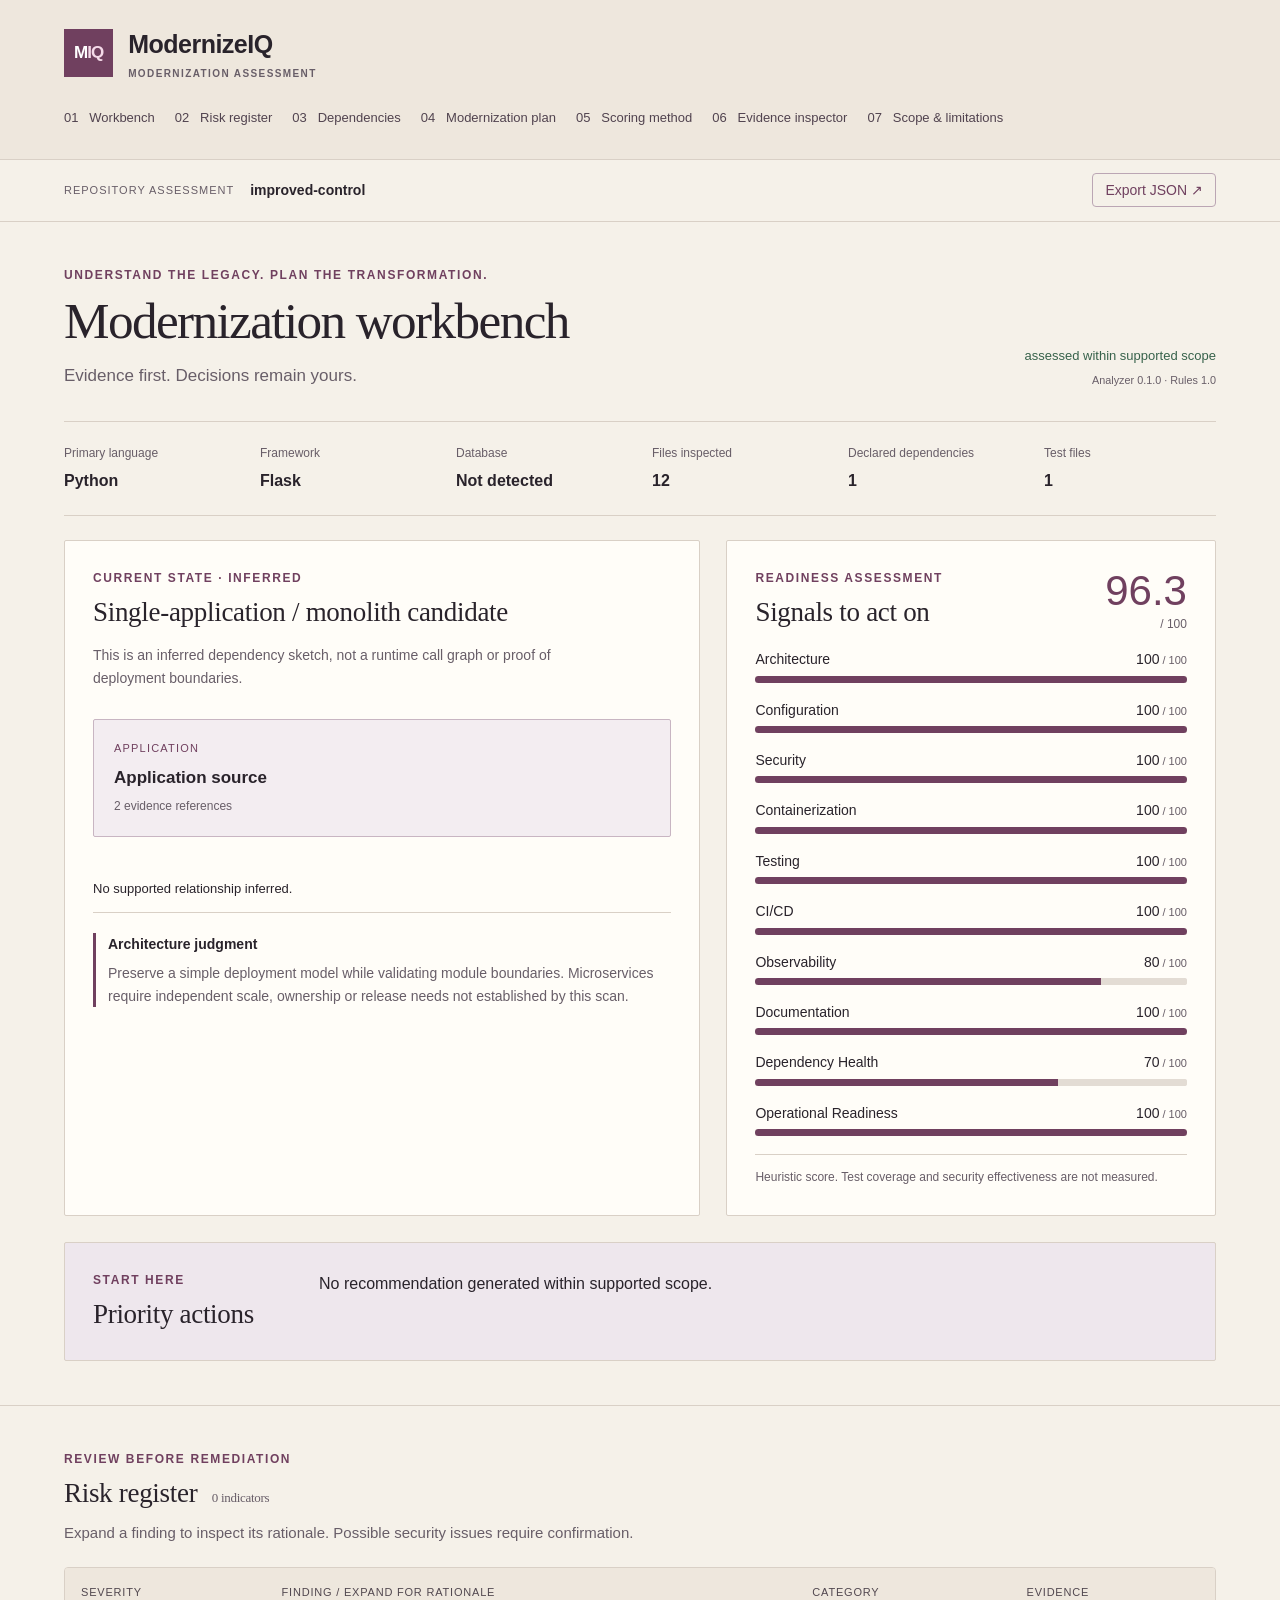
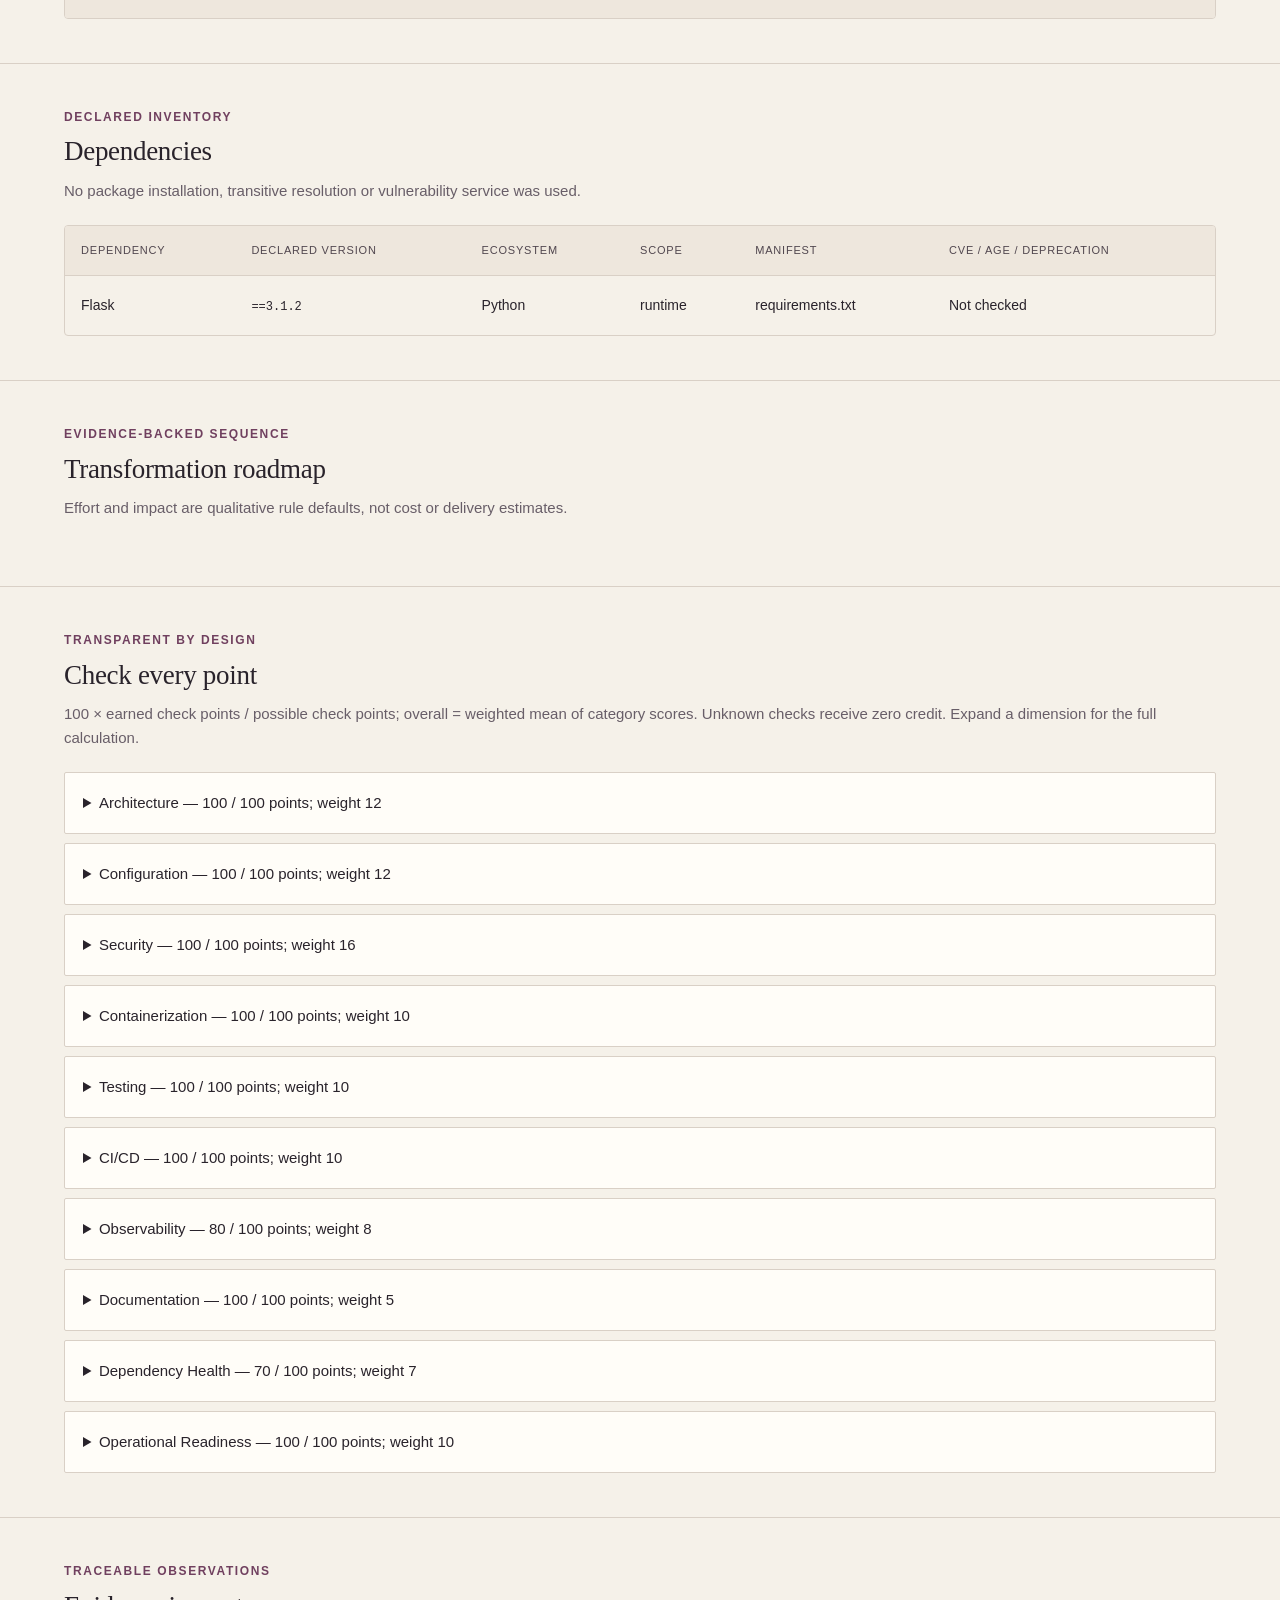
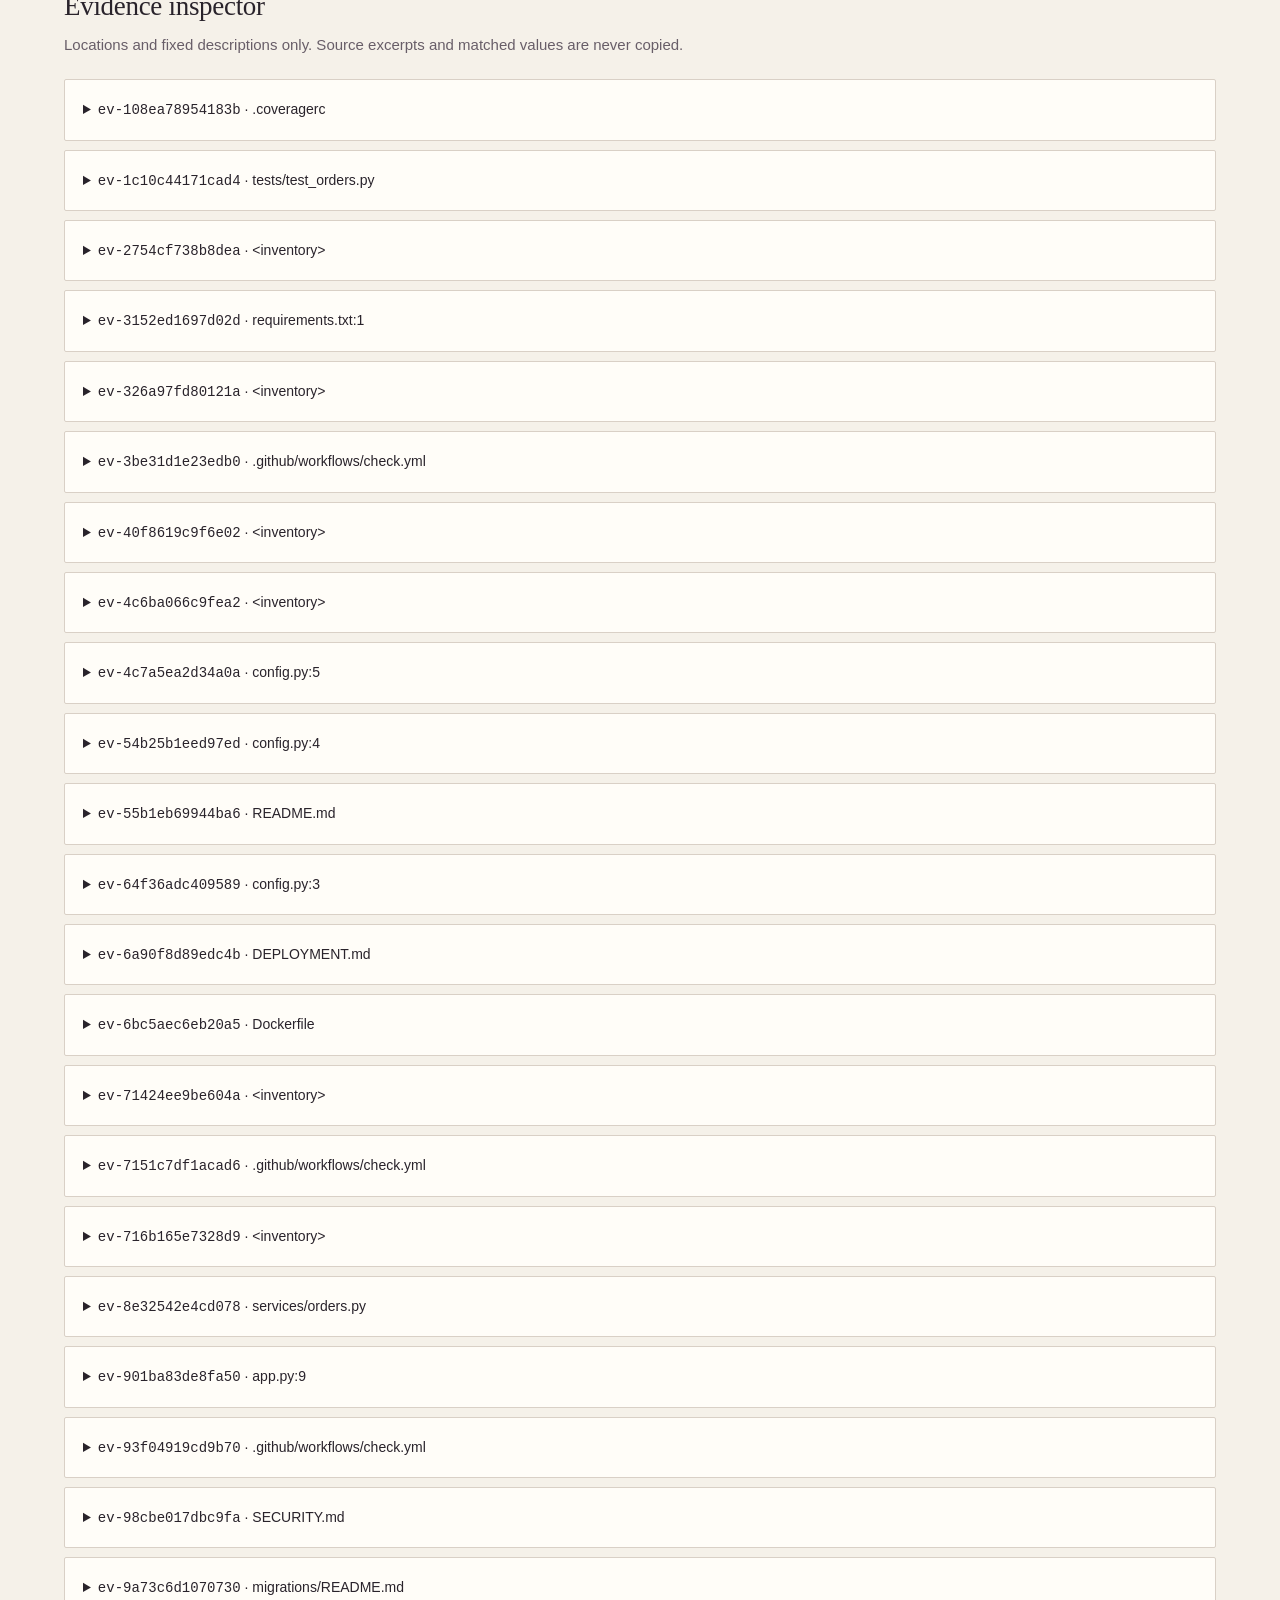
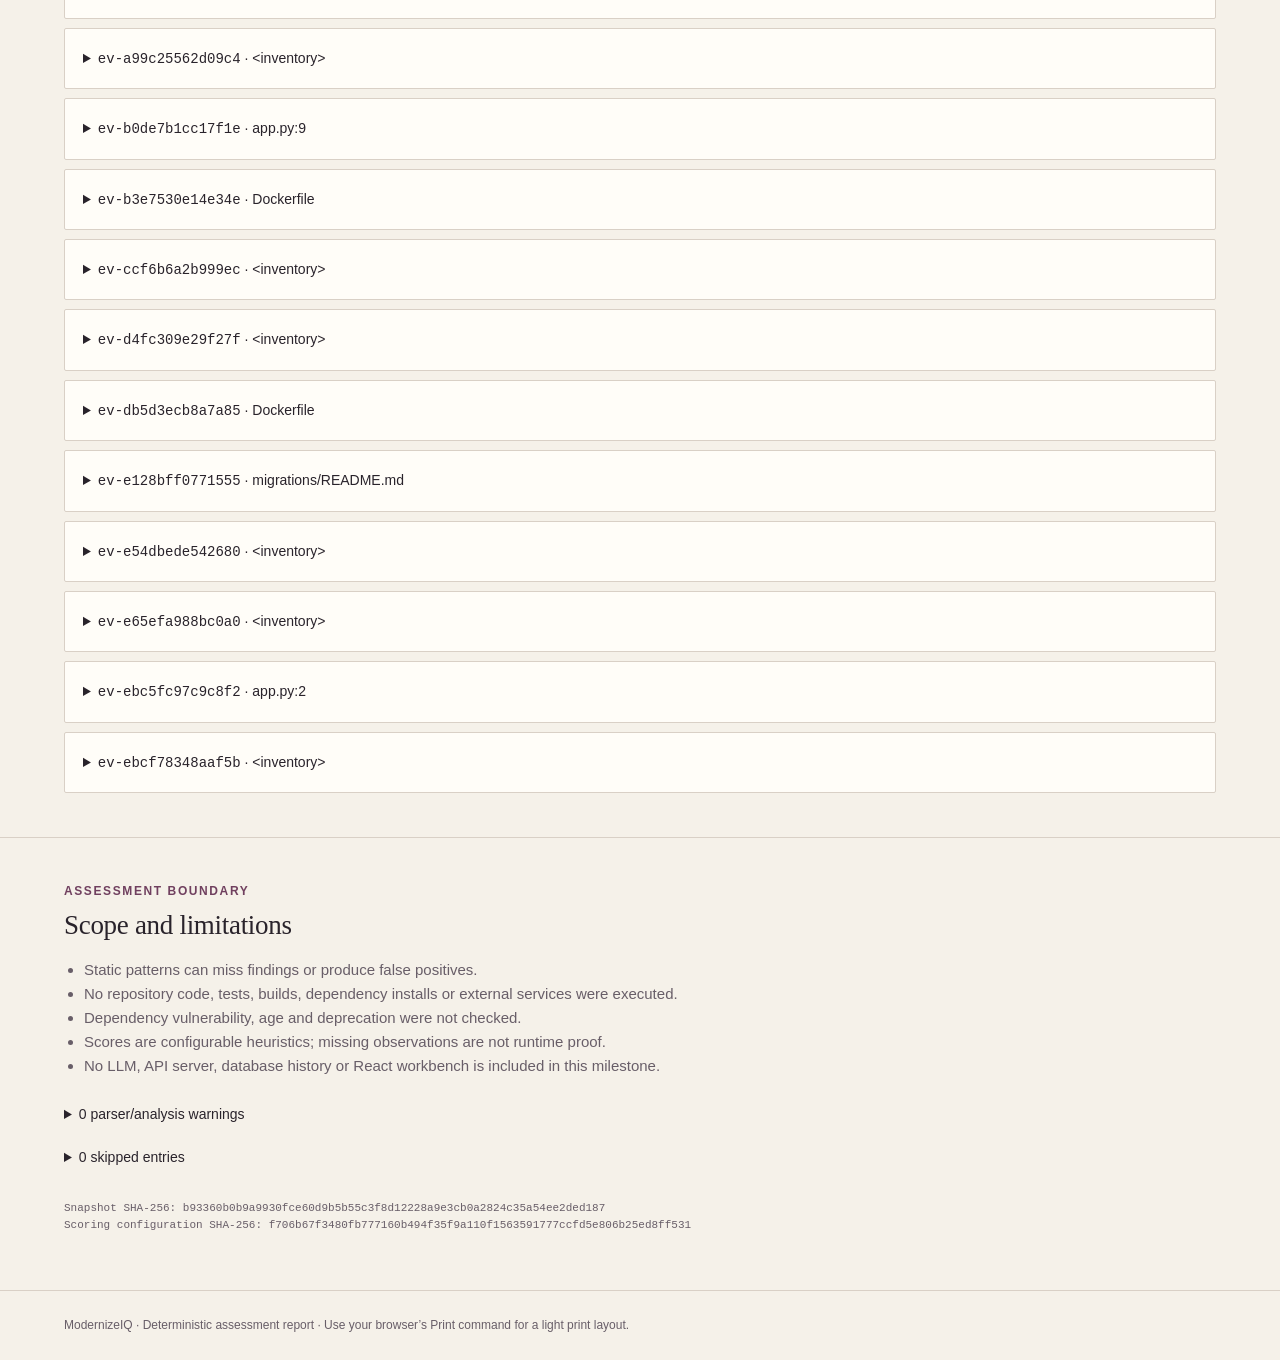
<file: samples/improved-assessment/assessment.html>
<!doctype html><html lang="en"><head><meta charset="utf-8"><meta name="viewport" content="width=device-width,initial-scale=1"><meta http-equiv="Content-Security-Policy" content="default-src 'none'; style-src 'unsafe-inline'; base-uri 'none'; form-action 'none'"><title>ModernizeIQ — improved-control</title><style>:root{color-scheme:dark;--bg:#12110f;--panel:#211f1b;--line:#3d3932;--text:#f3efe7;--muted:#b7b0a5;--accent:#d39a45;--sage:#a1b497;--red:#e1a194;font:14px/1.6 Inter,"Segoe UI",Arial,sans-serif;color:var(--text);background:var(--bg)}
*{box-sizing:border-box}html{scroll-behavior:smooth;scroll-padding-top:90px}body{margin:0}a{color:var(--accent);text-decoration:none}a:hover{text-decoration:underline}a:focus-visible,summary:focus-visible{outline:2px solid var(--accent);outline-offset:5px}aside{position:fixed;inset:0 auto 0 0;width:228px;border-right:1px solid var(--line);padding:32px 20px;background:#171613;display:flex;flex-direction:column}.brand{display:flex;gap:12px;align-items:center;color:var(--text);margin-bottom:48px}.brand>b{border:1px solid #80623b;padding:6px;font-size:17px;letter-spacing:-1px}.brand>b span{color:var(--accent)}.brand strong{font-size:19px;letter-spacing:-.5px}.brand small{display:block;font-size:7px;letter-spacing:1.1px;color:var(--muted);margin-top:2px}nav{display:grid;gap:8px}nav a{padding:10px 8px;color:#c5beb3;font-size:12px;border-radius:4px}nav a:hover{background:#2b2720;color:var(--accent);text-decoration:none}.aside-foot{margin-top:auto;font-size:10px;letter-spacing:.7px;color:var(--accent)}.aside-foot span{display:block;color:var(--muted);font-size:10px;letter-spacing:0;margin-top:6px}main{margin-left:228px;min-width:0}header{height:66px;display:flex;align-items:center;gap:16px;padding:0 34px;border-bottom:1px solid var(--line);background:#171613}header>span{font-size:9px;letter-spacing:1px;color:var(--muted)}header>strong{font-size:12px}header>a{margin-left:auto;font-size:12px;border:1px solid #675137;padding:5px 12px;border-radius:4px}section{padding:30px 34px;border-bottom:1px solid var(--line);max-width:1580px;margin:auto}.intro{display:flex;align-items:center;justify-content:space-between;gap:24px;margin-bottom:24px}.eyebrow{text-transform:uppercase;letter-spacing:1.4px;font-size:10px;font-weight:600;color:var(--accent);margin:0 0 8px}h1{font-size:30px;line-height:1.2;letter-spacing:-1px;margin:0;font-weight:600}h2{font-size:18px;line-height:1.4;letter-spacing:-.3px;margin:0;font-weight:600}h3{font-size:14px;font-weight:600;margin:0 0 14px}.subtitle{color:var(--muted);font-size:12px;margin:8px 0 0}.run-state{font-size:11px;text-align:right;color:var(--sage);max-width:240px}.run-state small{display:block;color:var(--muted);margin-top:5px}.identity{display:grid;grid-template-columns:repeat(6,minmax(0,1fr));border-top:1px solid var(--line);border-bottom:1px solid var(--line);margin:0 0 24px;padding:15px 0;gap:18px}.identity dt{font-size:10px;color:var(--muted)}.identity dd{font-size:13px;margin:4px 0 0;font-weight:600;overflow-wrap:anywhere}.workbench{display:grid;grid-template-columns:minmax(0,1.4fr) minmax(300px,1fr);gap:18px}.panel{background:var(--panel);border:1px solid var(--line);border-radius:5px;padding:23px}.architecture>p:not(.eyebrow){font-size:11px;max-width:520px;color:var(--muted)}.node-map{display:grid;grid-template-columns:repeat(2,minmax(0,1fr));gap:14px;margin:28px 0 20px}.node{border:1px solid #565044;background:#28251f;padding:16px;border-radius:4px}.node:first-child{grid-column:1/-1;border-color:#8b6b3e;background:#30281e}.node>span{display:block;color:var(--accent);font-size:9px;letter-spacing:1.2px;text-transform:uppercase}.node strong{display:block;margin-top:6px;font-size:13px}.node small{display:block;color:var(--muted);font-size:10px;margin-top:6px}.edges{list-style:none;padding:0;margin:0 0 20px}.edges li{display:flex;flex-wrap:wrap;gap:8px;justify-content:space-between;border-bottom:1px solid #37332c;padding:9px 0;font-size:10px}.edges strong{font-weight:500}.edges span{color:var(--muted)}.architect-note{border-left:2px solid var(--accent);padding-left:12px;font-size:11px}.architect-note>b{font-weight:600}.architect-note p{color:var(--muted);margin:7px 0 0}.score-heading{display:flex;justify-content:space-between;gap:10px;align-items:center;margin-bottom:18px}.score-heading>strong{font-size:32px;line-height:1;font-weight:500;color:var(--accent)}.score-heading>strong small{display:block;font-size:10px;color:var(--muted);margin-top:6px;text-align:right}.dimension{margin-bottom:11px}.dimension label{display:flex;justify-content:space-between;align-items:center;font-size:11px}.dimension strong{font-weight:500;font-variant-numeric:tabular-nums}.dimension small{color:var(--muted);font-size:9px}meter{display:block;width:100%;height:6px;border:0;margin-top:5px;background:#3d3932;border-radius:2px}meter::-webkit-meter-bar{background:#3d3932;border:0}meter::-webkit-meter-optimum-value{background:var(--accent)}meter::-moz-meter-bar{background:var(--accent)}.disclaimer{border-top:1px solid var(--line);padding-top:13px;font-size:10px;color:var(--muted);margin:18px 0 0}.priorities{display:grid;grid-template-columns:160px minmax(0,1fr);gap:26px;margin-top:18px}.priorities ol{padding:0;margin:0;list-style:none;display:grid;grid-template-columns:repeat(2,minmax(0,1fr));gap:18px 22px}.priorities li{display:flex;align-items:start;gap:10px}.pill{color:var(--accent);font-size:9px;border:1px solid #705531;padding:2px 5px;border-radius:3px}.priorities li strong{display:block;font-size:11px;font-weight:500}.priorities small{display:block;color:var(--muted);font-size:10px;margin-top:6px}.section-note{color:var(--muted);font-size:12px;margin:10px 0 22px}.count{color:var(--muted);font-size:11px;font-weight:400;margin-left:8px}.table-scroll{overflow-x:auto;border:1px solid var(--line);border-radius:4px}table{width:100%;border-collapse:collapse;font-size:11px}th{text-align:left;background:#28251f;color:var(--muted);font-size:9px;text-transform:uppercase;letter-spacing:.8px;padding:13px 15px;font-weight:500}td{padding:14px 15px;border-top:1px solid var(--line);vertical-align:top;max-width:470px;overflow-wrap:anywhere}td p{font-size:11px;color:var(--muted);margin:10px 0}td code{font-size:10px}td a{font-size:9px}td small{font-size:9px;color:var(--muted)}summary{cursor:pointer}td summary{min-width:210px;font-weight:500}.severity{text-transform:uppercase;letter-spacing:.7px;font-size:9px;display:inline-block;padding:2px 6px;border-radius:3px;border:1px solid #6a6253;color:#ccc1ae}.severity.high{color:var(--red);border-color:#794c42;background:#35231f}.severity.medium{color:#e3b56f;border-color:#6b5637;background:#30281d}.roadmap{display:grid;grid-template-columns:repeat(4,minmax(0,1fr));gap:16px}.phase{border-top:2px solid #71572f;padding-top:14px}.action{background:var(--panel);border:1px solid var(--line);border-radius:4px;padding:14px;margin-bottom:12px}.action>span{font-size:9px;color:var(--accent)}.action p{font-size:11px;margin:9px 0}.action small{display:block;color:var(--muted);font-size:9px;overflow-wrap:anywhere;margin-top:7px}.calculation,.evidence{border:1px solid var(--line);border-radius:4px;margin-top:9px;background:var(--panel);padding:13px 15px}.calculation>summary{font-size:12px}.calculation table{margin-top:12px}.evidence{font-size:11px}.evidence p{color:var(--text);margin:12px 0}.evidence small{display:block;color:var(--muted);overflow-wrap:anywhere}.evidence:target{border-color:var(--accent);background:#30281e}.limitations{font-size:12px;color:var(--muted);padding-left:20px}#scope>details{font-size:11px;padding:10px 0}#scope ul{overflow-wrap:anywhere}.hash{font-size:9px;color:var(--muted);overflow-wrap:anywhere;margin-top:22px}code,.hash{font-family:Consolas,"Liberation Mono",monospace}footer{font-size:10px;color:var(--muted);padding:20px 34px}.skip{position:fixed;left:10px;top:-80px;background:var(--accent);color:#12110f;padding:10px;z-index:10}.skip:focus{top:10px}
@media(max-width:1200px){aside{width:195px;padding:28px 15px}main{margin-left:195px}section{padding:26px 24px}.identity{grid-template-columns:repeat(3,minmax(0,1fr))}.workbench{grid-template-columns:minmax(0,1fr)}.readiness{display:grid;grid-template-columns:repeat(2,minmax(0,1fr));gap:0 26px}.score-heading,.disclaimer{grid-column:1/-1}.roadmap{grid-template-columns:repeat(2,minmax(0,1fr))}.priorities{grid-template-columns:1fr}}
@media(max-width:700px){aside{position:static;width:auto;padding:18px}.brand{margin:0 0 15px}nav{display:flex;overflow:auto;gap:6px}nav a{white-space:nowrap;padding:6px;font-size:10px}.aside-foot{display:none}main{margin:0}header{padding:12px 18px;height:auto;flex-wrap:wrap}header>span{display:none}section{padding:24px 18px}.intro{align-items:start;flex-direction:column;gap:15px}.run-state{text-align:left}h1{font-size:26px}.identity{grid-template-columns:repeat(2,minmax(0,1fr))}.workbench,.roadmap,.priorities ol{grid-template-columns:1fr}.panel{padding:18px}.readiness{display:block}.node-map{gap:8px}.node{padding:12px}.node strong{font-size:12px}th,td{padding:10px}footer{padding:20px 18px}}
@media(prefers-reduced-motion:reduce){html{scroll-behavior:auto}}
@media print{:root{color-scheme:light;--bg:#fff;--panel:#fffdf8;--line:#c7bfae;--text:#25221c;--muted:#5d564a;--accent:#895713;--red:#8b3024;color:#25221c;background:white;font-size:11px}aside,header,.skip{display:none}main{margin:0}section{padding:20px 0}.workbench{display:block}.panel{margin:12px 0;break-inside:avoid}.identity{grid-template-columns:repeat(3,1fr)}.node,.node:first-child,th,.action,.evidence:target{background:#faf6ed}.node-map,.priorities ol,.roadmap{grid-template-columns:repeat(2,1fr)}.run-state{color:#36582d}details{break-inside:avoid}a{color:#895713}.table-scroll{overflow:visible}td,th{padding:8px}.severity.high,.severity.medium{background:#fff;color:#8b3024}.edges li{border-color:#ddd}.hash{font-size:8px}footer{padding:12px 0}}

/* Editorial edition: ivory, plum and generous type hierarchy. */
@media screen {
:root{color-scheme:light;--bg:#f5f1e9;--panel:#fffdf8;--line:#d9d0c6;--text:#29232b;--muted:#685e68;--accent:#70405f;--sage:#37624b;--red:#993f3c;font-size:16px}
aside{position:static;width:auto;padding:24px 5%;background:#eee7dd;border:0;border-bottom:1px solid var(--line);display:block}.brand{margin:0 0 20px;gap:15px}.brand>b{background:#70405f;color:white;border:0;padding:10px}.brand>b span{color:#f4d9e8}.brand strong{font-size:25px}.brand small{font-size:10px;letter-spacing:1.4px}nav{display:flex;flex-wrap:wrap;gap:8px 20px}nav a{font-size:13px;padding:6px 0;color:#51434f}nav a:hover{background:transparent;color:var(--accent)}.aside-foot{display:none}main{margin:0}header{background:transparent;height:62px;padding:0 5%}header>span{font-size:11px}header>strong,header>a{font-size:14px}header>a{border-color:#bba6b4}section{padding:44px 5%;max-width:1600px}.intro{align-items:flex-end;margin-bottom:32px}h1{font:500 clamp(36px,4vw,56px)/1.08 Georgia,"Times New Roman",serif;letter-spacing:-1.6px;max-width:750px}h2{font:500 27px/1.25 Georgia,"Times New Roman",serif}h3{font-size:19px}.eyebrow{font-size:12px;letter-spacing:1.6px}.subtitle{font-size:17px;margin-top:14px}.run-state{font-size:13px}.identity{padding:22px 0;gap:24px}.identity dt{font-size:12px}.identity dd{font-size:16px}.panel{padding:28px;border-radius:2px;box-shadow:none}.workbench{grid-template-columns:minmax(0,1.3fr) minmax(340px,1fr);gap:26px}.architecture>p:not(.eyebrow){font-size:14px}.node-map{gap:18px;margin:30px 0}.node,.node:first-child{background:#f3edf1;border-color:#c8b5c2;border-radius:2px;padding:20px}.node>span{font-size:11px}.node strong{font-size:17px}.node small{font-size:12px}.edges li{font-size:13px;border-color:var(--line);padding:12px 0}.architect-note{font-size:14px;border-left-width:3px}.score-heading>strong{font-size:42px}.score-heading>strong small{font-size:12px}.dimension{margin-bottom:16px}.dimension label{font-size:14px}.dimension small{font-size:11px}meter,meter::-webkit-meter-bar{background:#e3dcd4;height:7px}.disclaimer{font-size:12px}.priorities{grid-template-columns:200px 1fr;margin-top:26px;background:#eee7ed}.priorities li strong{font-size:14px}.priorities small{font-size:12px}.pill{font-size:11px;border-color:#bba6b4}.section-note{font-size:15px}.count{font-size:13px}table{font-size:14px}th{font-size:11px;background:#eee7dd;color:#51474f;padding:16px}td{padding:18px 16px}td p{font-size:14px}td code,td small{font-size:12px}td a{font-size:11px}.severity{font-size:11px;background:#f2eee7;color:#5a5044}.severity.high{color:#993f3c;border-color:#cba5a0;background:#faece8}.severity.medium{color:#82591b;border-color:#cbb98e;background:#f8f0db}.roadmap{gap:22px}.phase{border-top-color:var(--accent)}.action{padding:19px;border-radius:2px}.action>span{font-size:11px}.action p{font-size:14px}.action small{font-size:12px}.calculation>summary{font-size:15px}.calculation,.evidence{padding:18px;border-radius:2px}.evidence{font-size:14px}.evidence:target{background:#eee3eb;border-color:var(--accent)}.limitations{font-size:15px}#scope>details{font-size:14px}.hash{font-size:11px}footer{font-size:12px;padding:25px 5%}
}
@media screen and (max-width:1000px){.workbench{grid-template-columns:1fr}.readiness{display:block}.identity{grid-template-columns:repeat(3,1fr)}.roadmap{grid-template-columns:repeat(2,1fr)}.priorities{grid-template-columns:1fr}}
@media screen and (max-width:650px){section{padding:30px 20px}.intro{align-items:start}.identity{grid-template-columns:repeat(2,1fr)}.roadmap,.priorities ol{grid-template-columns:1fr}.panel{padding:20px}nav{gap:8px 16px}h1{font-size:36px}h2{font-size:24px}.node-map{grid-template-columns:1fr}.node:first-child{grid-column:auto}}
</style></head>
<body><a class="skip" href="#workbench">Skip to assessment</a><aside><a class="brand" href="#workbench"><b>M<span>IQ</span></b><strong>ModernizeIQ<small>MODERNIZATION ASSESSMENT</small></strong></a><nav aria-label="Report sections"><a href="#workbench">01 &nbsp; Workbench</a><a href="#risks">02 &nbsp; Risk register</a><a href="#dependencies">03 &nbsp; Dependencies</a><a href="#roadmap">04 &nbsp; Modernization plan</a><a href="#scoring">05 &nbsp; Scoring method</a><a href="#evidence">06 &nbsp; Evidence inspector</a><a href="#scope">07 &nbsp; Scope & limitations</a></nav><div class="aside-foot">DETERMINISTIC BASELINE<br><span>No LLM · Local static analysis</span></div></aside>
<main><header><span>REPOSITORY ASSESSMENT</span><strong>improved-control</strong><a href="assessment.json" download>Export JSON ↗</a></header><section id="workbench"><div class="intro"><div><p class="eyebrow">Understand the legacy. Plan the transformation.</p><h1>Modernization workbench</h1><p class="subtitle">Evidence first. Decisions remain yours.</p></div><span class="run-state">assessed within supported scope<small>Analyzer 0.1.0 · Rules 1.0</small></span></div><dl class="identity"><div><dt>Primary language</dt><dd>Python</dd></div><div><dt>Framework</dt><dd>Flask</dd></div><div><dt>Database</dt><dd>Not detected</dd></div><div><dt>Files inspected</dt><dd>12</dd></div><div><dt>Declared dependencies</dt><dd>1</dd></div><div><dt>Test files</dt><dd>1</dd></div></dl>
<div class="workbench"><article class="panel architecture"><p class="eyebrow">Current state · inferred</p><h2>Single-application / monolith candidate</h2><p>This is an inferred dependency sketch, not a runtime call graph or proof of deployment boundaries.</p><div class="node-map"><div class="node"><span>application</span><strong>Application source</strong><small>2 evidence references</small></div></div><ul class="edges"><li>No supported relationship inferred.</li></ul><div class="architect-note"><b>Architecture judgment</b><p>Preserve a simple deployment model while validating module boundaries. Microservices require independent scale, ownership or release needs not established by this scan.</p></div></article><article class="panel readiness"><div class="score-heading"><div><p class="eyebrow">Readiness assessment</p><h2>Signals to act on</h2></div><strong>96.3<small>/ 100</small></strong></div><div class="dimension"><label>Architecture<strong>100<small> / 100</small></strong></label><meter min="0" max="100" value="100.0">100.0</meter></div><div class="dimension"><label>Configuration<strong>100<small> / 100</small></strong></label><meter min="0" max="100" value="100.0">100.0</meter></div><div class="dimension"><label>Security<strong>100<small> / 100</small></strong></label><meter min="0" max="100" value="100.0">100.0</meter></div><div class="dimension"><label>Containerization<strong>100<small> / 100</small></strong></label><meter min="0" max="100" value="100.0">100.0</meter></div><div class="dimension"><label>Testing<strong>100<small> / 100</small></strong></label><meter min="0" max="100" value="100.0">100.0</meter></div><div class="dimension"><label>CI/CD<strong>100<small> / 100</small></strong></label><meter min="0" max="100" value="100.0">100.0</meter></div><div class="dimension"><label>Observability<strong>80<small> / 100</small></strong></label><meter min="0" max="100" value="80.0">80.0</meter></div><div class="dimension"><label>Documentation<strong>100<small> / 100</small></strong></label><meter min="0" max="100" value="100.0">100.0</meter></div><div class="dimension"><label>Dependency Health<strong>70<small> / 100</small></strong></label><meter min="0" max="100" value="70.0">70.0</meter></div><div class="dimension"><label>Operational Readiness<strong>100<small> / 100</small></strong></label><meter min="0" max="100" value="100.0">100.0</meter></div><p class="disclaimer">Heuristic score. Test coverage and security effectiveness are not measured.</p></article></div><article class="panel priorities"><div><p class="eyebrow">Start here</p><h2>Priority actions</h2></div><ol><li>No recommendation generated within supported scope.</li></ol></article></section>
<section id="risks"><p class="eyebrow">Review before remediation</p><h2>Risk register <span class="count">0 indicators</span></h2><p class="section-note">Expand a finding to inspect its rationale. Possible security issues require confirmation.</p><div class="table-scroll"><table><thead><tr><th>Severity</th><th>Finding / expand for rationale</th><th>Category</th><th>Evidence</th></tr></thead><tbody></tbody></table></div></section>
<section id="dependencies"><p class="eyebrow">Declared inventory</p><h2>Dependencies</h2><p class="section-note">No package installation, transitive resolution or vulnerability service was used.</p><div class="table-scroll"><table><thead><tr><th>Dependency</th><th>Declared version</th><th>Ecosystem</th><th>Scope</th><th>Manifest</th><th>CVE / age / deprecation</th></tr></thead><tbody><tr><td>Flask</td><td><code>==3.1.2</code></td><td>Python</td><td>runtime</td><td>requirements.txt</td><td>Not checked</td></tr></tbody></table></div></section>
<section id="roadmap"><p class="eyebrow">Evidence-backed sequence</p><h2>Transformation roadmap</h2><p class="section-note">Effort and impact are qualitative rule defaults, not cost or delivery estimates.</p><div class="roadmap"></div></section>
<section id="scoring"><p class="eyebrow">Transparent by design</p><h2>Check every point</h2><p class="section-note">100 × earned check points / possible check points; overall = weighted mean of category scores. Unknown checks receive zero credit. Expand a dimension for the full calculation.</p><details class="calculation"><summary>Architecture — 100 / 100 points; weight 12</summary><div class="table-scroll"><table><thead><tr><th>Check</th><th>Result</th><th>Points</th><th>Evidence</th></tr></thead><tbody><tr><td>Layer directories observed</td><td>satisfied</td><td>40 / 40</td><td><a href="#ev-8e32542e4cd078">ev-8e32542e4cd078</a></td></tr><tr><td>No selected local persistence indicator</td><td>satisfied</td><td>40 / 40</td><td><a href="#ev-e65efa988bc0a0">ev-e65efa988bc0a0</a></td></tr><tr><td>Migration directory observed</td><td>satisfied</td><td>20 / 20</td><td><a href="#ev-9a73c6d1070730">ev-9a73c6d1070730</a></td></tr></tbody></table></div></details><details class="calculation"><summary>Configuration — 100 / 100 points; weight 12</summary><div class="table-scroll"><table><thead><tr><th>Check</th><th>Result</th><th>Points</th><th>Evidence</th></tr></thead><tbody><tr><td>Environment configuration observed</td><td>satisfied</td><td>60 / 60</td><td><a href="#ev-4c7a5ea2d34a0a">ev-4c7a5ea2d34a0a</a> <a href="#ev-54b25b1eed97ed">ev-54b25b1eed97ed</a> <a href="#ev-64f36adc409589">ev-64f36adc409589</a></td></tr><tr><td>No embedded endpoint indicator</td><td>satisfied</td><td>40 / 40</td><td><a href="#ev-326a97fd80121a">ev-326a97fd80121a</a></td></tr></tbody></table></div></details><details class="calculation"><summary>Security — 100 / 100 points; weight 16</summary><div class="table-scroll"><table><thead><tr><th>Check</th><th>Result</th><th>Points</th><th>Evidence</th></tr></thead><tbody><tr><td>No selected embedded credential indicator</td><td>satisfied</td><td>30 / 30</td><td><a href="#ev-2754cf738b8dea">ev-2754cf738b8dea</a></td></tr><tr><td>No enabled-debug indicator</td><td>satisfied</td><td>20 / 20</td><td><a href="#ev-a99c25562d09c4">ev-a99c25562d09c4</a></td></tr><tr><td>No HTTP endpoint indicator</td><td>satisfied</td><td>10 / 10</td><td><a href="#ev-40f8619c9f6e02">ev-40f8619c9f6e02</a></td></tr><tr><td>No dynamic SQL indicator</td><td>satisfied</td><td>15 / 15</td><td><a href="#ev-ccf6b6a2b999ec">ev-ccf6b6a2b999ec</a></td></tr><tr><td>No shell-enabled process indicator</td><td>satisfied</td><td>15 / 15</td><td><a href="#ev-4c6ba066c9fea2">ev-4c6ba066c9fea2</a></td></tr><tr><td>No wildcard CORS indicator</td><td>satisfied</td><td>10 / 10</td><td><a href="#ev-d4fc309e29f27f">ev-d4fc309e29f27f</a></td></tr></tbody></table></div></details><details class="calculation"><summary>Containerization — 100 / 100 points; weight 10</summary><div class="table-scroll"><table><thead><tr><th>Check</th><th>Result</th><th>Points</th><th>Evidence</th></tr></thead><tbody><tr><td>Dockerfile present</td><td>satisfied</td><td>40 / 40</td><td><a href="#ev-db5d3ecb8a7a85">ev-db5d3ecb8a7a85</a></td></tr><tr><td>Environment configuration observed</td><td>satisfied</td><td>20 / 20</td><td><a href="#ev-4c7a5ea2d34a0a">ev-4c7a5ea2d34a0a</a> <a href="#ev-54b25b1eed97ed">ev-54b25b1eed97ed</a> <a href="#ev-64f36adc409589">ev-64f36adc409589</a></td></tr><tr><td>No selected local persistence indicator</td><td>satisfied</td><td>20 / 20</td><td><a href="#ev-e54dbede542680">ev-e54dbede542680</a></td></tr><tr><td>Docker healthcheck present</td><td>satisfied</td><td>10 / 10</td><td><a href="#ev-b3e7530e14e34e">ev-b3e7530e14e34e</a></td></tr><tr><td>Docker start instruction present</td><td>satisfied</td><td>10 / 10</td><td><a href="#ev-6bc5aec6eb20a5">ev-6bc5aec6eb20a5</a></td></tr></tbody></table></div></details><details class="calculation"><summary>Testing — 100 / 100 points; weight 10</summary><div class="table-scroll"><table><thead><tr><th>Check</th><th>Result</th><th>Points</th><th>Evidence</th></tr></thead><tbody><tr><td>Test-named files present</td><td>satisfied</td><td>60 / 60</td><td><a href="#ev-1c10c44171cad4">ev-1c10c44171cad4</a></td></tr><tr><td>CI test command observed</td><td>satisfied</td><td>25 / 25</td><td><a href="#ev-7151c7df1acad6">ev-7151c7df1acad6</a></td></tr><tr><td>Coverage configuration observed</td><td>satisfied</td><td>15 / 15</td><td><a href="#ev-108ea78954183b">ev-108ea78954183b</a></td></tr></tbody></table></div></details><details class="calculation"><summary>CI/CD — 100 / 100 points; weight 10</summary><div class="table-scroll"><table><thead><tr><th>Check</th><th>Result</th><th>Points</th><th>Evidence</th></tr></thead><tbody><tr><td>CI configuration present</td><td>satisfied</td><td>50 / 50</td><td><a href="#ev-3be31d1e23edb0">ev-3be31d1e23edb0</a></td></tr><tr><td>CI test command observed</td><td>satisfied</td><td>35 / 35</td><td><a href="#ev-7151c7df1acad6">ev-7151c7df1acad6</a></td></tr><tr><td>CI container build observed</td><td>satisfied</td><td>15 / 15</td><td><a href="#ev-93f04919cd9b70">ev-93f04919cd9b70</a></td></tr></tbody></table></div></details><details class="calculation"><summary>Observability — 80 / 100 points; weight 8</summary><div class="table-scroll"><table><thead><tr><th>Check</th><th>Result</th><th>Points</th><th>Evidence</th></tr></thead><tbody><tr><td>Logging import observed</td><td>satisfied</td><td>40 / 40</td><td><a href="#ev-ebc5fc97c9c8f2">ev-ebc5fc97c9c8f2</a></td></tr><tr><td>Health route observed</td><td>satisfied</td><td>40 / 40</td><td><a href="#ev-901ba83de8fa50">ev-901ba83de8fa50</a></td></tr><tr><td>Metrics/tracing import observed</td><td>not_satisfied</td><td>0 / 20</td><td><a href="#ev-71424ee9be604a">ev-71424ee9be604a</a></td></tr></tbody></table></div></details><details class="calculation"><summary>Documentation — 100 / 100 points; weight 5</summary><div class="table-scroll"><table><thead><tr><th>Check</th><th>Result</th><th>Points</th><th>Evidence</th></tr></thead><tbody><tr><td>README present</td><td>satisfied</td><td>50 / 50</td><td><a href="#ev-55b1eb69944ba6">ev-55b1eb69944ba6</a> <a href="#ev-e128bff0771555">ev-e128bff0771555</a></td></tr><tr><td>Deployment/operations file present</td><td>satisfied</td><td>30 / 30</td><td><a href="#ev-6a90f8d89edc4b">ev-6a90f8d89edc4b</a></td></tr><tr><td>Security/contributor guide present</td><td>satisfied</td><td>20 / 20</td><td><a href="#ev-98cbe017dbc9fa">ev-98cbe017dbc9fa</a></td></tr></tbody></table></div></details><details class="calculation"><summary>Dependency Health — 70 / 100 points; weight 7</summary><div class="table-scroll"><table><thead><tr><th>Check</th><th>Result</th><th>Points</th><th>Evidence</th></tr></thead><tbody><tr><td>Dependency declarations parsed</td><td>satisfied</td><td>40 / 40</td><td><a href="#ev-3152ed1697d02d">ev-3152ed1697d02d</a></td></tr><tr><td>No unpinned declaration indicator</td><td>satisfied</td><td>30 / 30</td><td><a href="#ev-716b165e7328d9">ev-716b165e7328d9</a></td></tr><tr><td>Recognized lockfile present</td><td>not_satisfied</td><td>0 / 30</td><td><a href="#ev-ebcf78348aaf5b">ev-ebcf78348aaf5b</a></td></tr></tbody></table></div></details><details class="calculation"><summary>Operational Readiness — 100 / 100 points; weight 10</summary><div class="table-scroll"><table><thead><tr><th>Check</th><th>Result</th><th>Points</th><th>Evidence</th></tr></thead><tbody><tr><td>Health route observed</td><td>satisfied</td><td>35 / 35</td><td><a href="#ev-901ba83de8fa50">ev-901ba83de8fa50</a></td></tr><tr><td>Environment configuration observed</td><td>satisfied</td><td>35 / 35</td><td><a href="#ev-4c7a5ea2d34a0a">ev-4c7a5ea2d34a0a</a> <a href="#ev-54b25b1eed97ed">ev-54b25b1eed97ed</a> <a href="#ev-64f36adc409589">ev-64f36adc409589</a></td></tr><tr><td>Deployment/operations file present</td><td>satisfied</td><td>30 / 30</td><td><a href="#ev-6a90f8d89edc4b">ev-6a90f8d89edc4b</a></td></tr></tbody></table></div></details></section>
<section id="evidence"><p class="eyebrow">Traceable observations</p><h2>Evidence inspector</h2><p class="section-note">Locations and fixed descriptions only. Source excerpts and matched values are never copied.</p><details id="ev-108ea78954183b" class="evidence"><summary><code>ev-108ea78954183b</code> · .coveragerc</summary><p>Coverage configuration is present; coverage was not executed or measured.</p><small>Rule: coverage_config</small><small>File SHA-256: eda9c271e17fdd5089d7391cc11ddd41e74e3ac20f47056c6fb74cea1e4c3471</small></details><details id="ev-1c10c44171cad4" class="evidence"><summary><code>ev-1c10c44171cad4</code> · tests/test_orders.py</summary><p>A test-named file is present; tests were not executed.</p><small>Rule: tests</small><small>File SHA-256: a9ac791dc33402eb52d54a62f6a6bd0ecb50bb190071da2903b4afc5035bf483</small></details><details id="ev-2754cf738b8dea" class="evidence"><summary><code>ev-2754cf738b8dea</code> · &lt;inventory&gt;</summary><p>No matching indicator was observed within the inspected snapshot; unsupported or skipped files are outside this check.</p><small>Rule: security_secrets</small><small>File SHA-256: Inventory-level observation</small></details><details id="ev-3152ed1697d02d" class="evidence"><summary><code>ev-3152ed1697d02d</code> · requirements.txt:1</summary><p>A dependency declaration was parsed.</p><small>Rule: dependency_manifest</small><small>File SHA-256: 6979faed9b4726634bb0ff2b36f3e5a080e4d89a162dc1f264fce99bae332a8a</small></details><details id="ev-326a97fd80121a" class="evidence"><summary><code>ev-326a97fd80121a</code> · &lt;inventory&gt;</summary><p>No matching indicator was observed within the inspected snapshot; unsupported or skipped files are outside this check.</p><small>Rule: config_endpoint</small><small>File SHA-256: Inventory-level observation</small></details><details id="ev-3be31d1e23edb0" class="evidence"><summary><code>ev-3be31d1e23edb0</code> · .github/workflows/check.yml</summary><p>A recognized CI configuration file is present.</p><small>Rule: ci</small><small>File SHA-256: 0b28b01ad91500235a20fbb24aa0d687176d7e833a07b7634f44bdad33d151cb</small></details><details id="ev-40f8619c9f6e02" class="evidence"><summary><code>ev-40f8619c9f6e02</code> · &lt;inventory&gt;</summary><p>No matching indicator was observed within the inspected snapshot; unsupported or skipped files are outside this check.</p><small>Rule: security_http</small><small>File SHA-256: Inventory-level observation</small></details><details id="ev-4c6ba066c9fea2" class="evidence"><summary><code>ev-4c6ba066c9fea2</code> · &lt;inventory&gt;</summary><p>No matching indicator was observed within the inspected snapshot; unsupported or skipped files are outside this check.</p><small>Rule: security_shell</small><small>File SHA-256: Inventory-level observation</small></details><details id="ev-4c7a5ea2d34a0a" class="evidence"><summary><code>ev-4c7a5ea2d34a0a</code> · config.py:5</summary><p>An environment configuration read is present.</p><small>Rule: env_config</small><small>File SHA-256: 3f2408ccf8219bc8841be3b147acfddd656965c39d7485f97e347b6a39429afe</small></details><details id="ev-54b25b1eed97ed" class="evidence"><summary><code>ev-54b25b1eed97ed</code> · config.py:4</summary><p>An environment configuration read is present.</p><small>Rule: env_config</small><small>File SHA-256: 3f2408ccf8219bc8841be3b147acfddd656965c39d7485f97e347b6a39429afe</small></details><details id="ev-55b1eb69944ba6" class="evidence"><summary><code>ev-55b1eb69944ba6</code> · README.md</summary><p>A README file is present.</p><small>Rule: readme</small><small>File SHA-256: 263a87f206fb64c067dce5d3d54b5eaf2bb8a08f16b18f5ef123b907fba5bac1</small></details><details id="ev-64f36adc409589" class="evidence"><summary><code>ev-64f36adc409589</code> · config.py:3</summary><p>An environment configuration read is present.</p><small>Rule: env_config</small><small>File SHA-256: 3f2408ccf8219bc8841be3b147acfddd656965c39d7485f97e347b6a39429afe</small></details><details id="ev-6a90f8d89edc4b" class="evidence"><summary><code>ev-6a90f8d89edc4b</code> · DEPLOYMENT.md</summary><p>A deployment/operations-named file is present.</p><small>Rule: deployment_docs</small><small>File SHA-256: 86bc25f9f2658c136926706a963a378d60e4e88ba31ae8ca7c5a2db4b09b25b3</small></details><details id="ev-6bc5aec6eb20a5" class="evidence"><summary><code>ev-6bc5aec6eb20a5</code> · Dockerfile</summary><p>A container startup instruction is present.</p><small>Rule: docker_start</small><small>File SHA-256: b7beab5a49d0e44d78bb68025fc5405d4556ea2b4789679f2a0f012654ae579c</small></details><details id="ev-71424ee9be604a" class="evidence"><summary><code>ev-71424ee9be604a</code> · &lt;inventory&gt;</summary><p>No matching indicator was observed within the inspected snapshot; unsupported or skipped files are outside this check.</p><small>Rule: obs_telemetry</small><small>File SHA-256: Inventory-level observation</small></details><details id="ev-7151c7df1acad6" class="evidence"><summary><code>ev-7151c7df1acad6</code> · .github/workflows/check.yml</summary><p>CI text includes a test command; execution was not verified.</p><small>Rule: ci_tests</small><small>File SHA-256: 0b28b01ad91500235a20fbb24aa0d687176d7e833a07b7634f44bdad33d151cb</small></details><details id="ev-716b165e7328d9" class="evidence"><summary><code>ev-716b165e7328d9</code> · &lt;inventory&gt;</summary><p>No matching indicator was observed within the inspected snapshot; unsupported or skipped files are outside this check.</p><small>Rule: dep_pins</small><small>File SHA-256: Inventory-level observation</small></details><details id="ev-8e32542e4cd078" class="evidence"><summary><code>ev-8e32542e4cd078</code> · services/orders.py</summary><p>A conventional layer directory is present; separation is not proven.</p><small>Rule: layers</small><small>File SHA-256: 7ebca2239fd6f62c64a0be282a499c8f1d3957a1f8b1fa856dccfdfe1cb96edc</small></details><details id="ev-901ba83de8fa50" class="evidence"><summary><code>ev-901ba83de8fa50</code> · app.py:9</summary><p>A conventional health/readiness route is declared; behavior is unverified.</p><small>Rule: health</small><small>File SHA-256: 4e0fd25056daab94e78428acb7357980f603e732441d855212099348dd4f795c</small></details><details id="ev-93f04919cd9b70" class="evidence"><summary><code>ev-93f04919cd9b70</code> · .github/workflows/check.yml</summary><p>CI text includes a container build indicator.</p><small>Rule: ci_container</small><small>File SHA-256: 0b28b01ad91500235a20fbb24aa0d687176d7e833a07b7634f44bdad33d151cb</small></details><details id="ev-98cbe017dbc9fa" class="evidence"><summary><code>ev-98cbe017dbc9fa</code> · SECURITY.md</summary><p>A security or contributor guide is present.</p><small>Rule: governance_docs</small><small>File SHA-256: 73bd8b89e8b9f624934e83935260cc8c9b01e915083e2667661bad49bcbc6645</small></details><details id="ev-9a73c6d1070730" class="evidence"><summary><code>ev-9a73c6d1070730</code> · migrations/README.md</summary><p>A migration-tool directory is present.</p><small>Rule: migrations</small><small>File SHA-256: 41e42980b6d3b1cd4b56fb68dcf225e5a4187e94046c52f040d5bd3b92ad1a22</small></details><details id="ev-a99c25562d09c4" class="evidence"><summary><code>ev-a99c25562d09c4</code> · &lt;inventory&gt;</summary><p>No matching indicator was observed within the inspected snapshot; unsupported or skipped files are outside this check.</p><small>Rule: security_debug</small><small>File SHA-256: Inventory-level observation</small></details><details id="ev-b0de7b1cc17f1e" class="evidence"><summary><code>ev-b0de7b1cc17f1e</code> · app.py:9</summary><p>A supported web-route decorator is present.</p><small>Rule: api_route</small><small>File SHA-256: 4e0fd25056daab94e78428acb7357980f603e732441d855212099348dd4f795c</small></details><details id="ev-b3e7530e14e34e" class="evidence"><summary><code>ev-b3e7530e14e34e</code> · Dockerfile</summary><p>A Docker healthcheck instruction is present.</p><small>Rule: container_health</small><small>File SHA-256: b7beab5a49d0e44d78bb68025fc5405d4556ea2b4789679f2a0f012654ae579c</small></details><details id="ev-ccf6b6a2b999ec" class="evidence"><summary><code>ev-ccf6b6a2b999ec</code> · &lt;inventory&gt;</summary><p>No matching indicator was observed within the inspected snapshot; unsupported or skipped files are outside this check.</p><small>Rule: security_sql</small><small>File SHA-256: Inventory-level observation</small></details><details id="ev-d4fc309e29f27f" class="evidence"><summary><code>ev-d4fc309e29f27f</code> · &lt;inventory&gt;</summary><p>No matching indicator was observed within the inspected snapshot; unsupported or skipped files are outside this check.</p><small>Rule: security_cors</small><small>File SHA-256: Inventory-level observation</small></details><details id="ev-db5d3ecb8a7a85" class="evidence"><summary><code>ev-db5d3ecb8a7a85</code> · Dockerfile</summary><p>A Dockerfile is present; image construction was not tested.</p><small>Rule: docker</small><small>File SHA-256: b7beab5a49d0e44d78bb68025fc5405d4556ea2b4789679f2a0f012654ae579c</small></details><details id="ev-e128bff0771555" class="evidence"><summary><code>ev-e128bff0771555</code> · migrations/README.md</summary><p>A README file is present.</p><small>Rule: readme</small><small>File SHA-256: 41e42980b6d3b1cd4b56fb68dcf225e5a4187e94046c52f040d5bd3b92ad1a22</small></details><details id="ev-e54dbede542680" class="evidence"><summary><code>ev-e54dbede542680</code> · &lt;inventory&gt;</summary><p>No matching indicator was observed within the inspected snapshot; unsupported or skipped files are outside this check.</p><small>Rule: container_state</small><small>File SHA-256: Inventory-level observation</small></details><details id="ev-e65efa988bc0a0" class="evidence"><summary><code>ev-e65efa988bc0a0</code> · &lt;inventory&gt;</summary><p>No matching indicator was observed within the inspected snapshot; unsupported or skipped files are outside this check.</p><small>Rule: arch_state</small><small>File SHA-256: Inventory-level observation</small></details><details id="ev-ebc5fc97c9c8f2" class="evidence"><summary><code>ev-ebc5fc97c9c8f2</code> · app.py:2</summary><p>A logging library import is present.</p><small>Rule: logging</small><small>File SHA-256: 4e0fd25056daab94e78428acb7357980f603e732441d855212099348dd4f795c</small></details><details id="ev-ebcf78348aaf5b" class="evidence"><summary><code>ev-ebcf78348aaf5b</code> · &lt;inventory&gt;</summary><p>No matching indicator was observed within the inspected snapshot; unsupported or skipped files are outside this check.</p><small>Rule: dep_lock</small><small>File SHA-256: Inventory-level observation</small></details></section>
<section id="scope"><p class="eyebrow">Assessment boundary</p><h2>Scope and limitations</h2><ul class="limitations"><li>Static patterns can miss findings or produce false positives.</li><li>No repository code, tests, builds, dependency installs or external services were executed.</li><li>Dependency vulnerability, age and deprecation were not checked.</li><li>Scores are configurable heuristics; missing observations are not runtime proof.</li><li>No LLM, API server, database history or React workbench is included in this milestone.</li></ul><details><summary>0 parser/analysis warnings</summary><ul><li>None reported.</li></ul></details><details><summary>0 skipped entries</summary><ul><li>None reported.</li></ul></details><p class="hash">Snapshot SHA-256: b93360b0b9a9930fce60d9b5b55c3f8d12228a9e3cb0a2824c35a54ee2ded187<br>Scoring configuration SHA-256: f706b67f3480fb777160b494f35f9a110f1563591777ccfd5e806b25ed8ff531</p></section><footer>ModernizeIQ · Deterministic assessment report · Use your browser’s Print command for a light print layout.</footer></main></body></html>
</file>
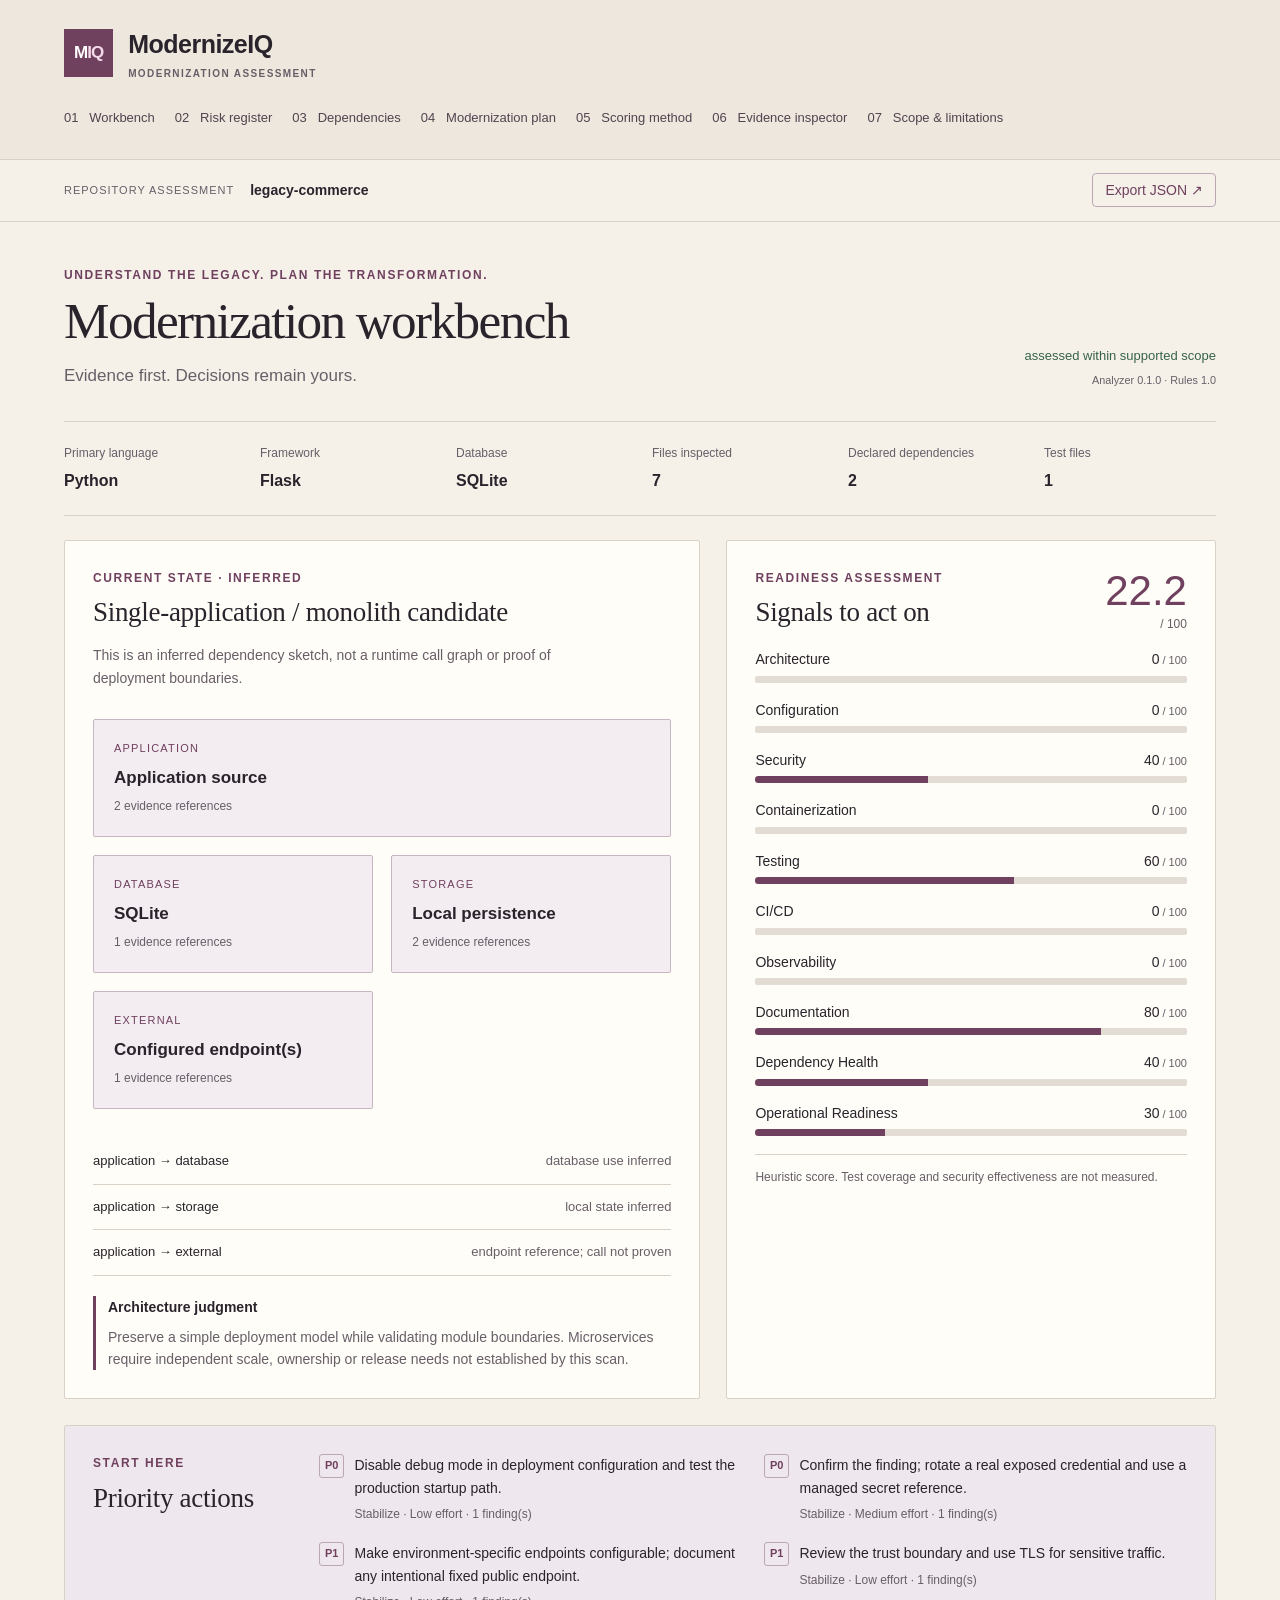
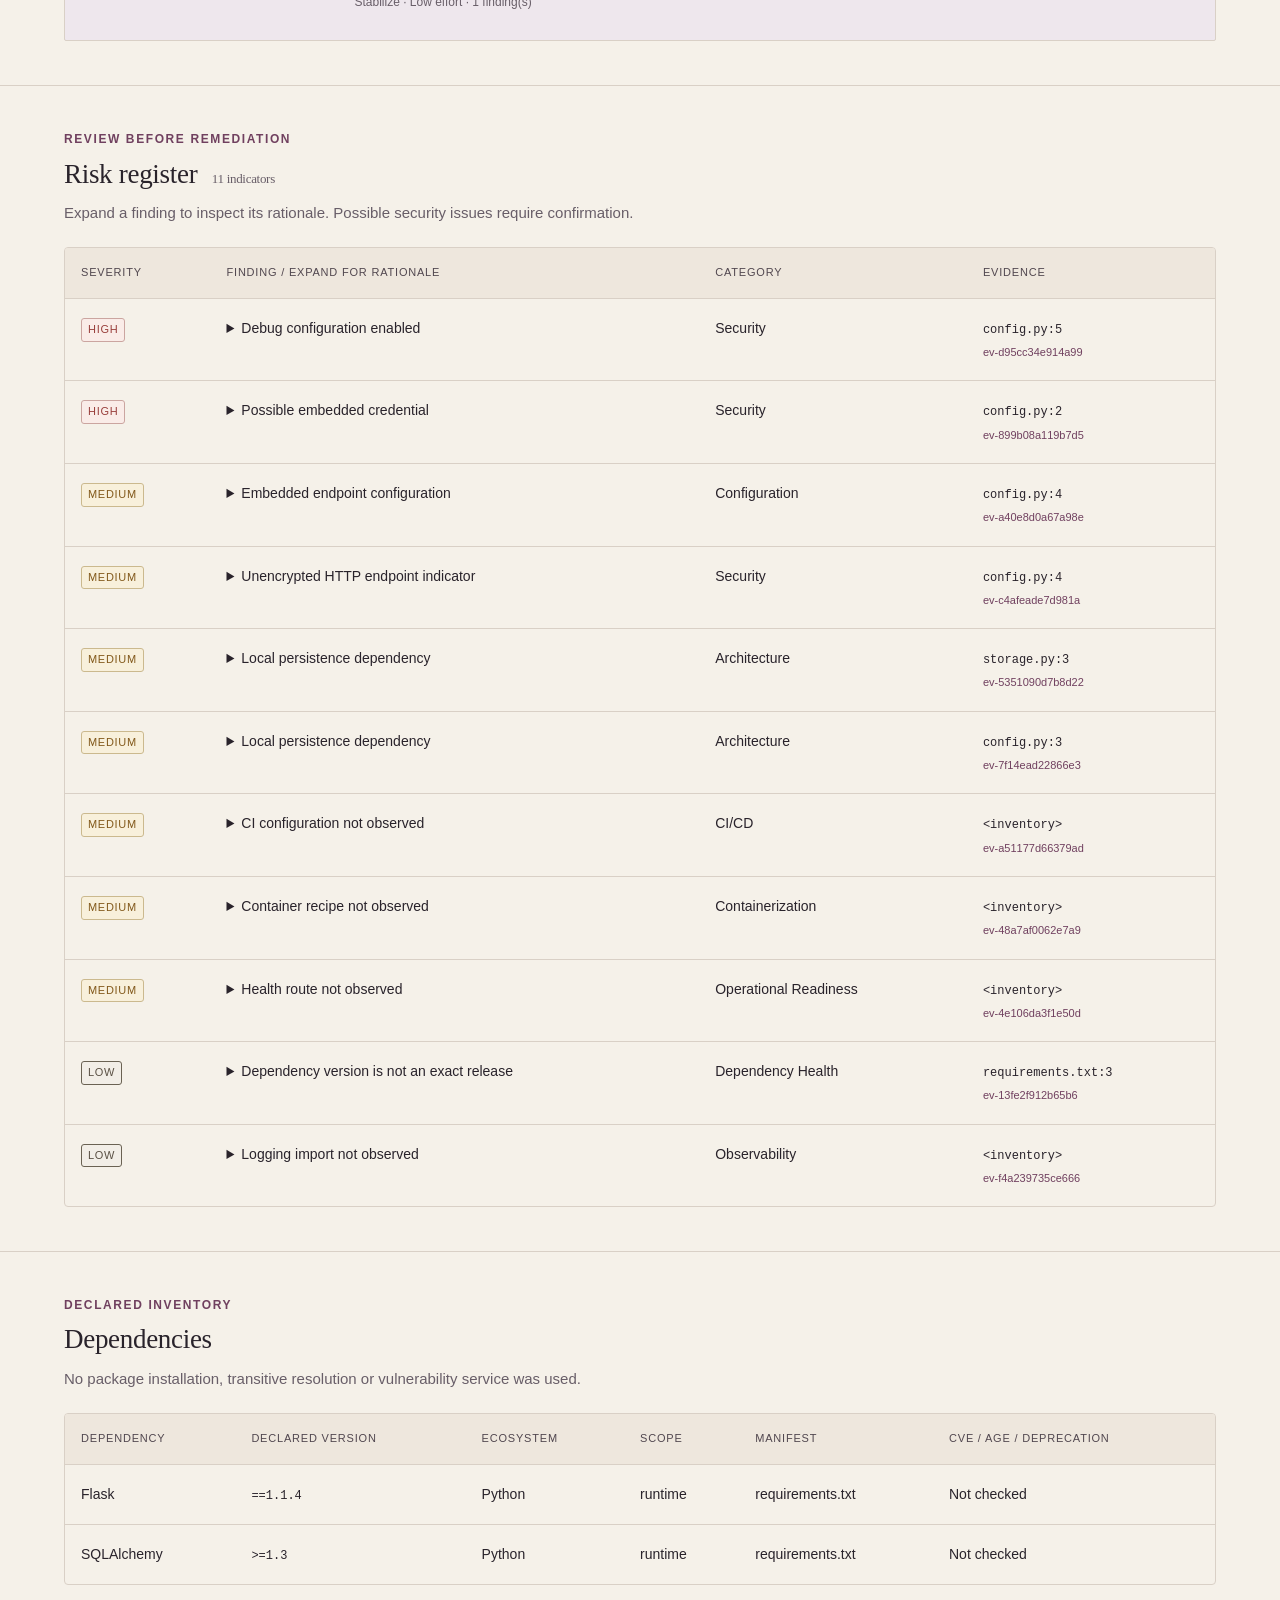
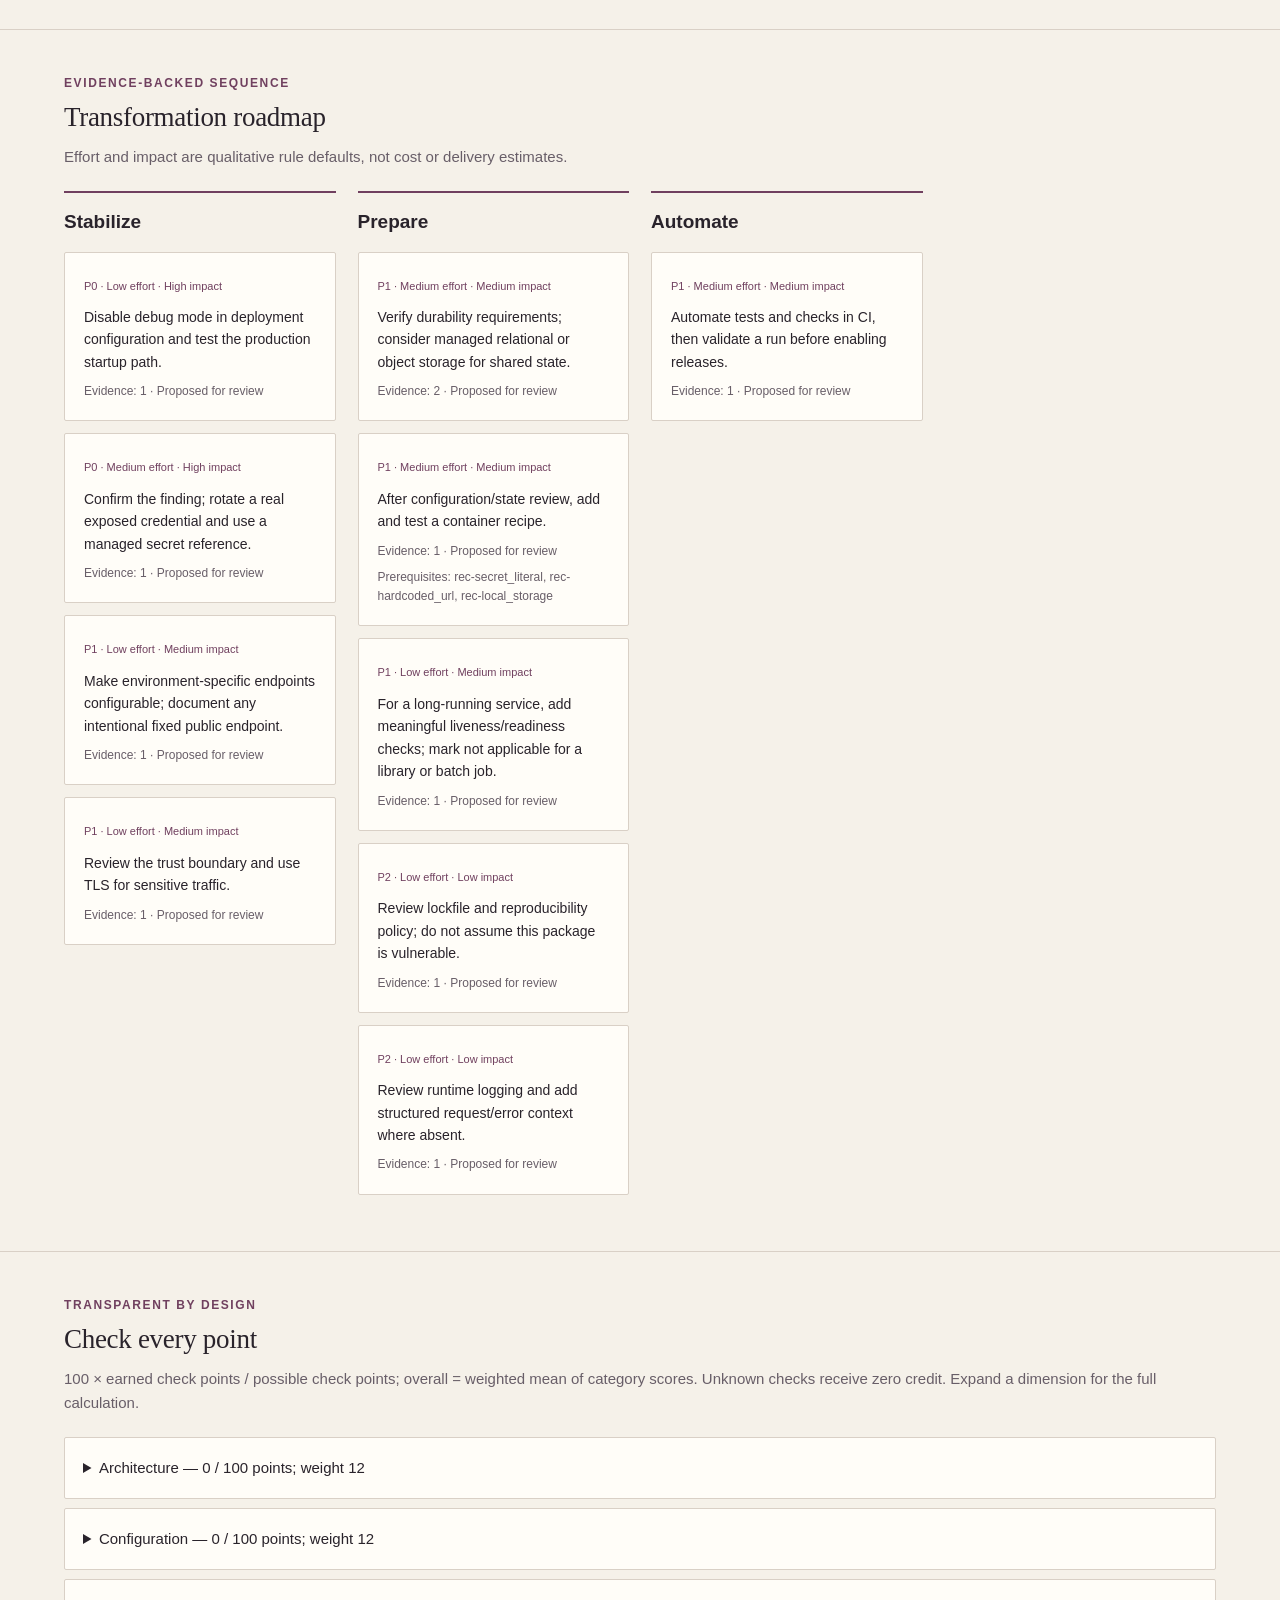
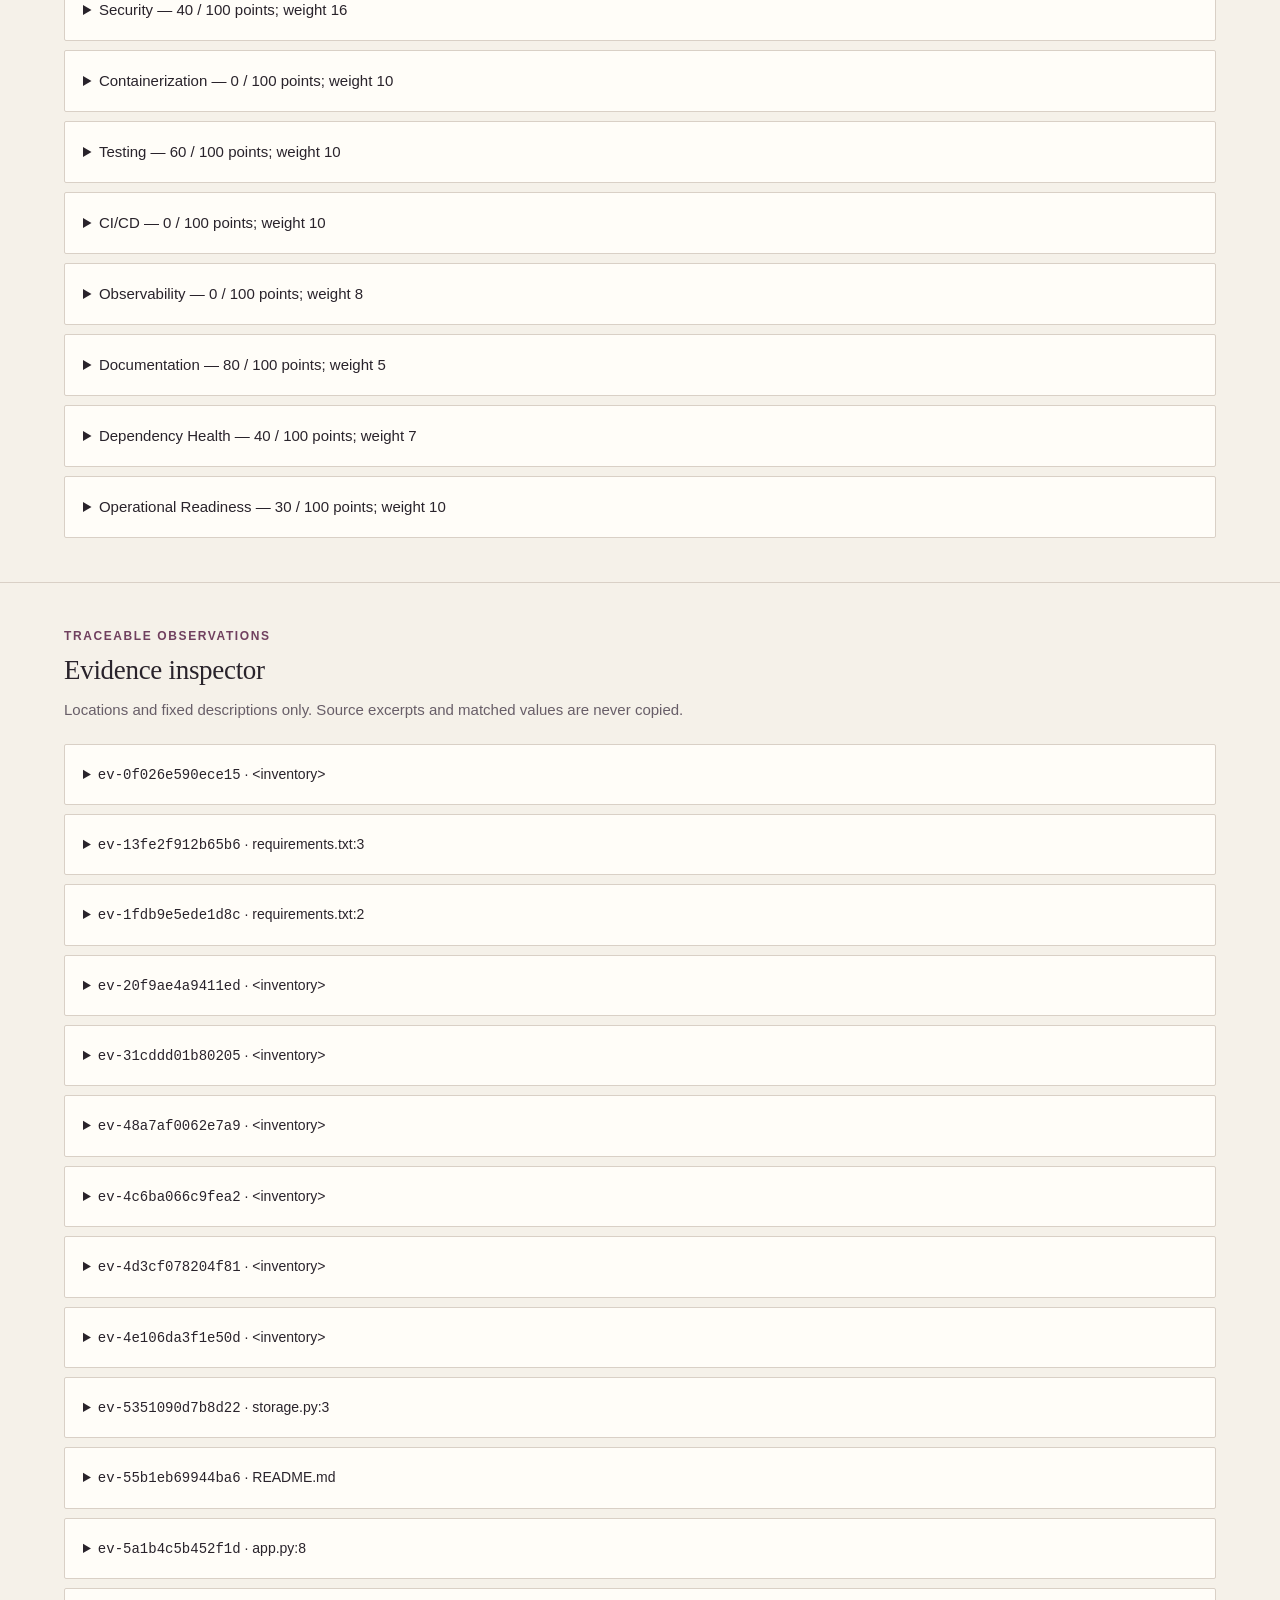
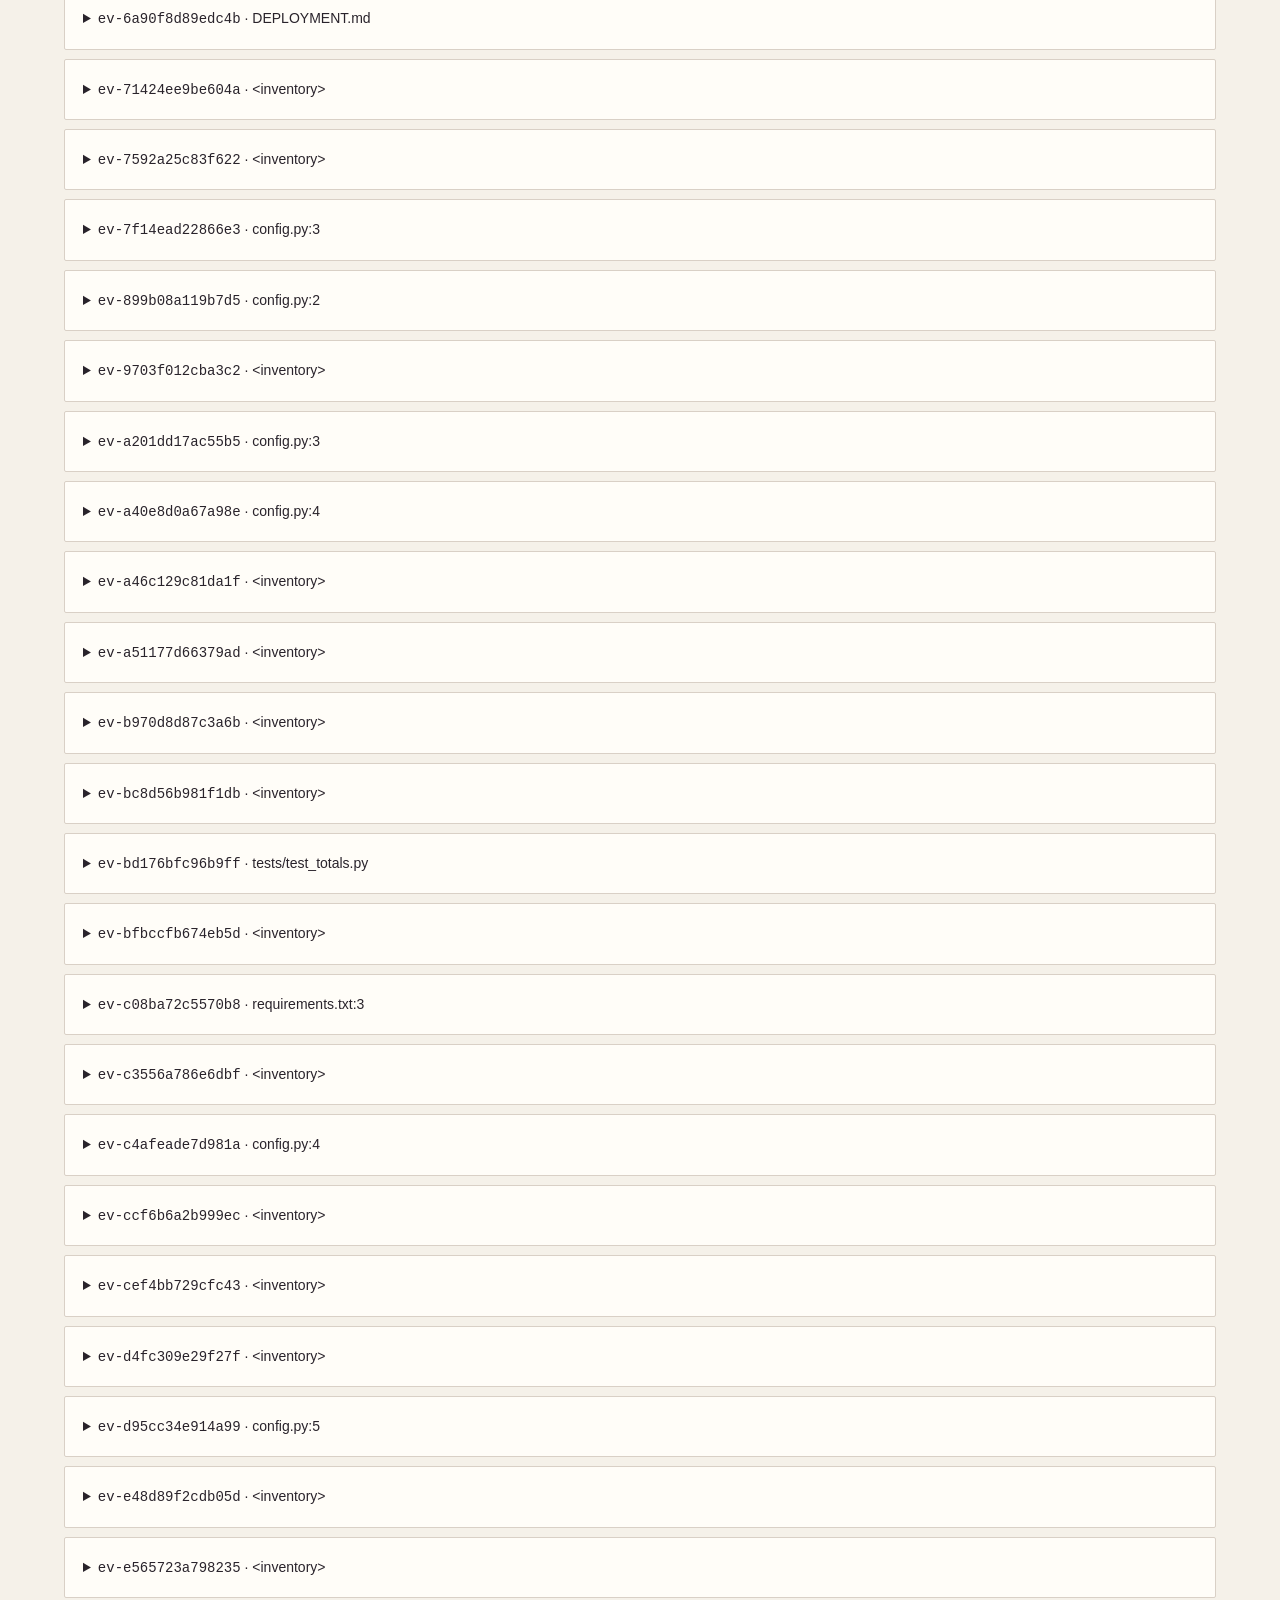
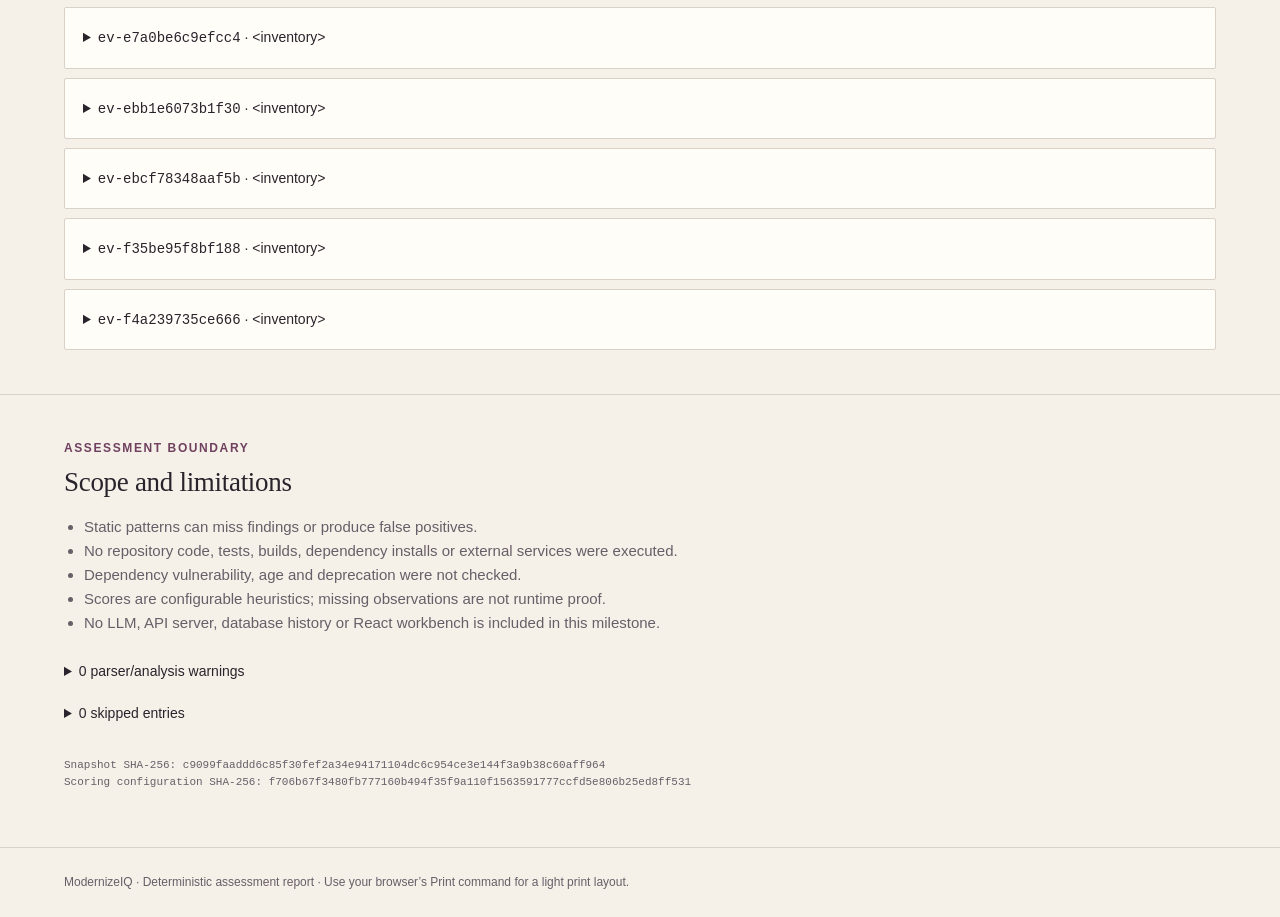
<file: samples/legacy-assessment/assessment.html>
<!doctype html><html lang="en"><head><meta charset="utf-8"><meta name="viewport" content="width=device-width,initial-scale=1"><meta http-equiv="Content-Security-Policy" content="default-src 'none'; style-src 'unsafe-inline'; base-uri 'none'; form-action 'none'"><title>ModernizeIQ — legacy-commerce</title><style>:root{color-scheme:dark;--bg:#12110f;--panel:#211f1b;--line:#3d3932;--text:#f3efe7;--muted:#b7b0a5;--accent:#d39a45;--sage:#a1b497;--red:#e1a194;font:14px/1.6 Inter,"Segoe UI",Arial,sans-serif;color:var(--text);background:var(--bg)}
*{box-sizing:border-box}html{scroll-behavior:smooth;scroll-padding-top:90px}body{margin:0}a{color:var(--accent);text-decoration:none}a:hover{text-decoration:underline}a:focus-visible,summary:focus-visible{outline:2px solid var(--accent);outline-offset:5px}aside{position:fixed;inset:0 auto 0 0;width:228px;border-right:1px solid var(--line);padding:32px 20px;background:#171613;display:flex;flex-direction:column}.brand{display:flex;gap:12px;align-items:center;color:var(--text);margin-bottom:48px}.brand>b{border:1px solid #80623b;padding:6px;font-size:17px;letter-spacing:-1px}.brand>b span{color:var(--accent)}.brand strong{font-size:19px;letter-spacing:-.5px}.brand small{display:block;font-size:7px;letter-spacing:1.1px;color:var(--muted);margin-top:2px}nav{display:grid;gap:8px}nav a{padding:10px 8px;color:#c5beb3;font-size:12px;border-radius:4px}nav a:hover{background:#2b2720;color:var(--accent);text-decoration:none}.aside-foot{margin-top:auto;font-size:10px;letter-spacing:.7px;color:var(--accent)}.aside-foot span{display:block;color:var(--muted);font-size:10px;letter-spacing:0;margin-top:6px}main{margin-left:228px;min-width:0}header{height:66px;display:flex;align-items:center;gap:16px;padding:0 34px;border-bottom:1px solid var(--line);background:#171613}header>span{font-size:9px;letter-spacing:1px;color:var(--muted)}header>strong{font-size:12px}header>a{margin-left:auto;font-size:12px;border:1px solid #675137;padding:5px 12px;border-radius:4px}section{padding:30px 34px;border-bottom:1px solid var(--line);max-width:1580px;margin:auto}.intro{display:flex;align-items:center;justify-content:space-between;gap:24px;margin-bottom:24px}.eyebrow{text-transform:uppercase;letter-spacing:1.4px;font-size:10px;font-weight:600;color:var(--accent);margin:0 0 8px}h1{font-size:30px;line-height:1.2;letter-spacing:-1px;margin:0;font-weight:600}h2{font-size:18px;line-height:1.4;letter-spacing:-.3px;margin:0;font-weight:600}h3{font-size:14px;font-weight:600;margin:0 0 14px}.subtitle{color:var(--muted);font-size:12px;margin:8px 0 0}.run-state{font-size:11px;text-align:right;color:var(--sage);max-width:240px}.run-state small{display:block;color:var(--muted);margin-top:5px}.identity{display:grid;grid-template-columns:repeat(6,minmax(0,1fr));border-top:1px solid var(--line);border-bottom:1px solid var(--line);margin:0 0 24px;padding:15px 0;gap:18px}.identity dt{font-size:10px;color:var(--muted)}.identity dd{font-size:13px;margin:4px 0 0;font-weight:600;overflow-wrap:anywhere}.workbench{display:grid;grid-template-columns:minmax(0,1.4fr) minmax(300px,1fr);gap:18px}.panel{background:var(--panel);border:1px solid var(--line);border-radius:5px;padding:23px}.architecture>p:not(.eyebrow){font-size:11px;max-width:520px;color:var(--muted)}.node-map{display:grid;grid-template-columns:repeat(2,minmax(0,1fr));gap:14px;margin:28px 0 20px}.node{border:1px solid #565044;background:#28251f;padding:16px;border-radius:4px}.node:first-child{grid-column:1/-1;border-color:#8b6b3e;background:#30281e}.node>span{display:block;color:var(--accent);font-size:9px;letter-spacing:1.2px;text-transform:uppercase}.node strong{display:block;margin-top:6px;font-size:13px}.node small{display:block;color:var(--muted);font-size:10px;margin-top:6px}.edges{list-style:none;padding:0;margin:0 0 20px}.edges li{display:flex;flex-wrap:wrap;gap:8px;justify-content:space-between;border-bottom:1px solid #37332c;padding:9px 0;font-size:10px}.edges strong{font-weight:500}.edges span{color:var(--muted)}.architect-note{border-left:2px solid var(--accent);padding-left:12px;font-size:11px}.architect-note>b{font-weight:600}.architect-note p{color:var(--muted);margin:7px 0 0}.score-heading{display:flex;justify-content:space-between;gap:10px;align-items:center;margin-bottom:18px}.score-heading>strong{font-size:32px;line-height:1;font-weight:500;color:var(--accent)}.score-heading>strong small{display:block;font-size:10px;color:var(--muted);margin-top:6px;text-align:right}.dimension{margin-bottom:11px}.dimension label{display:flex;justify-content:space-between;align-items:center;font-size:11px}.dimension strong{font-weight:500;font-variant-numeric:tabular-nums}.dimension small{color:var(--muted);font-size:9px}meter{display:block;width:100%;height:6px;border:0;margin-top:5px;background:#3d3932;border-radius:2px}meter::-webkit-meter-bar{background:#3d3932;border:0}meter::-webkit-meter-optimum-value{background:var(--accent)}meter::-moz-meter-bar{background:var(--accent)}.disclaimer{border-top:1px solid var(--line);padding-top:13px;font-size:10px;color:var(--muted);margin:18px 0 0}.priorities{display:grid;grid-template-columns:160px minmax(0,1fr);gap:26px;margin-top:18px}.priorities ol{padding:0;margin:0;list-style:none;display:grid;grid-template-columns:repeat(2,minmax(0,1fr));gap:18px 22px}.priorities li{display:flex;align-items:start;gap:10px}.pill{color:var(--accent);font-size:9px;border:1px solid #705531;padding:2px 5px;border-radius:3px}.priorities li strong{display:block;font-size:11px;font-weight:500}.priorities small{display:block;color:var(--muted);font-size:10px;margin-top:6px}.section-note{color:var(--muted);font-size:12px;margin:10px 0 22px}.count{color:var(--muted);font-size:11px;font-weight:400;margin-left:8px}.table-scroll{overflow-x:auto;border:1px solid var(--line);border-radius:4px}table{width:100%;border-collapse:collapse;font-size:11px}th{text-align:left;background:#28251f;color:var(--muted);font-size:9px;text-transform:uppercase;letter-spacing:.8px;padding:13px 15px;font-weight:500}td{padding:14px 15px;border-top:1px solid var(--line);vertical-align:top;max-width:470px;overflow-wrap:anywhere}td p{font-size:11px;color:var(--muted);margin:10px 0}td code{font-size:10px}td a{font-size:9px}td small{font-size:9px;color:var(--muted)}summary{cursor:pointer}td summary{min-width:210px;font-weight:500}.severity{text-transform:uppercase;letter-spacing:.7px;font-size:9px;display:inline-block;padding:2px 6px;border-radius:3px;border:1px solid #6a6253;color:#ccc1ae}.severity.high{color:var(--red);border-color:#794c42;background:#35231f}.severity.medium{color:#e3b56f;border-color:#6b5637;background:#30281d}.roadmap{display:grid;grid-template-columns:repeat(4,minmax(0,1fr));gap:16px}.phase{border-top:2px solid #71572f;padding-top:14px}.action{background:var(--panel);border:1px solid var(--line);border-radius:4px;padding:14px;margin-bottom:12px}.action>span{font-size:9px;color:var(--accent)}.action p{font-size:11px;margin:9px 0}.action small{display:block;color:var(--muted);font-size:9px;overflow-wrap:anywhere;margin-top:7px}.calculation,.evidence{border:1px solid var(--line);border-radius:4px;margin-top:9px;background:var(--panel);padding:13px 15px}.calculation>summary{font-size:12px}.calculation table{margin-top:12px}.evidence{font-size:11px}.evidence p{color:var(--text);margin:12px 0}.evidence small{display:block;color:var(--muted);overflow-wrap:anywhere}.evidence:target{border-color:var(--accent);background:#30281e}.limitations{font-size:12px;color:var(--muted);padding-left:20px}#scope>details{font-size:11px;padding:10px 0}#scope ul{overflow-wrap:anywhere}.hash{font-size:9px;color:var(--muted);overflow-wrap:anywhere;margin-top:22px}code,.hash{font-family:Consolas,"Liberation Mono",monospace}footer{font-size:10px;color:var(--muted);padding:20px 34px}.skip{position:fixed;left:10px;top:-80px;background:var(--accent);color:#12110f;padding:10px;z-index:10}.skip:focus{top:10px}
@media(max-width:1200px){aside{width:195px;padding:28px 15px}main{margin-left:195px}section{padding:26px 24px}.identity{grid-template-columns:repeat(3,minmax(0,1fr))}.workbench{grid-template-columns:minmax(0,1fr)}.readiness{display:grid;grid-template-columns:repeat(2,minmax(0,1fr));gap:0 26px}.score-heading,.disclaimer{grid-column:1/-1}.roadmap{grid-template-columns:repeat(2,minmax(0,1fr))}.priorities{grid-template-columns:1fr}}
@media(max-width:700px){aside{position:static;width:auto;padding:18px}.brand{margin:0 0 15px}nav{display:flex;overflow:auto;gap:6px}nav a{white-space:nowrap;padding:6px;font-size:10px}.aside-foot{display:none}main{margin:0}header{padding:12px 18px;height:auto;flex-wrap:wrap}header>span{display:none}section{padding:24px 18px}.intro{align-items:start;flex-direction:column;gap:15px}.run-state{text-align:left}h1{font-size:26px}.identity{grid-template-columns:repeat(2,minmax(0,1fr))}.workbench,.roadmap,.priorities ol{grid-template-columns:1fr}.panel{padding:18px}.readiness{display:block}.node-map{gap:8px}.node{padding:12px}.node strong{font-size:12px}th,td{padding:10px}footer{padding:20px 18px}}
@media(prefers-reduced-motion:reduce){html{scroll-behavior:auto}}
@media print{:root{color-scheme:light;--bg:#fff;--panel:#fffdf8;--line:#c7bfae;--text:#25221c;--muted:#5d564a;--accent:#895713;--red:#8b3024;color:#25221c;background:white;font-size:11px}aside,header,.skip{display:none}main{margin:0}section{padding:20px 0}.workbench{display:block}.panel{margin:12px 0;break-inside:avoid}.identity{grid-template-columns:repeat(3,1fr)}.node,.node:first-child,th,.action,.evidence:target{background:#faf6ed}.node-map,.priorities ol,.roadmap{grid-template-columns:repeat(2,1fr)}.run-state{color:#36582d}details{break-inside:avoid}a{color:#895713}.table-scroll{overflow:visible}td,th{padding:8px}.severity.high,.severity.medium{background:#fff;color:#8b3024}.edges li{border-color:#ddd}.hash{font-size:8px}footer{padding:12px 0}}

/* Editorial edition: ivory, plum and generous type hierarchy. */
@media screen {
:root{color-scheme:light;--bg:#f5f1e9;--panel:#fffdf8;--line:#d9d0c6;--text:#29232b;--muted:#685e68;--accent:#70405f;--sage:#37624b;--red:#993f3c;font-size:16px}
aside{position:static;width:auto;padding:24px 5%;background:#eee7dd;border:0;border-bottom:1px solid var(--line);display:block}.brand{margin:0 0 20px;gap:15px}.brand>b{background:#70405f;color:white;border:0;padding:10px}.brand>b span{color:#f4d9e8}.brand strong{font-size:25px}.brand small{font-size:10px;letter-spacing:1.4px}nav{display:flex;flex-wrap:wrap;gap:8px 20px}nav a{font-size:13px;padding:6px 0;color:#51434f}nav a:hover{background:transparent;color:var(--accent)}.aside-foot{display:none}main{margin:0}header{background:transparent;height:62px;padding:0 5%}header>span{font-size:11px}header>strong,header>a{font-size:14px}header>a{border-color:#bba6b4}section{padding:44px 5%;max-width:1600px}.intro{align-items:flex-end;margin-bottom:32px}h1{font:500 clamp(36px,4vw,56px)/1.08 Georgia,"Times New Roman",serif;letter-spacing:-1.6px;max-width:750px}h2{font:500 27px/1.25 Georgia,"Times New Roman",serif}h3{font-size:19px}.eyebrow{font-size:12px;letter-spacing:1.6px}.subtitle{font-size:17px;margin-top:14px}.run-state{font-size:13px}.identity{padding:22px 0;gap:24px}.identity dt{font-size:12px}.identity dd{font-size:16px}.panel{padding:28px;border-radius:2px;box-shadow:none}.workbench{grid-template-columns:minmax(0,1.3fr) minmax(340px,1fr);gap:26px}.architecture>p:not(.eyebrow){font-size:14px}.node-map{gap:18px;margin:30px 0}.node,.node:first-child{background:#f3edf1;border-color:#c8b5c2;border-radius:2px;padding:20px}.node>span{font-size:11px}.node strong{font-size:17px}.node small{font-size:12px}.edges li{font-size:13px;border-color:var(--line);padding:12px 0}.architect-note{font-size:14px;border-left-width:3px}.score-heading>strong{font-size:42px}.score-heading>strong small{font-size:12px}.dimension{margin-bottom:16px}.dimension label{font-size:14px}.dimension small{font-size:11px}meter,meter::-webkit-meter-bar{background:#e3dcd4;height:7px}.disclaimer{font-size:12px}.priorities{grid-template-columns:200px 1fr;margin-top:26px;background:#eee7ed}.priorities li strong{font-size:14px}.priorities small{font-size:12px}.pill{font-size:11px;border-color:#bba6b4}.section-note{font-size:15px}.count{font-size:13px}table{font-size:14px}th{font-size:11px;background:#eee7dd;color:#51474f;padding:16px}td{padding:18px 16px}td p{font-size:14px}td code,td small{font-size:12px}td a{font-size:11px}.severity{font-size:11px;background:#f2eee7;color:#5a5044}.severity.high{color:#993f3c;border-color:#cba5a0;background:#faece8}.severity.medium{color:#82591b;border-color:#cbb98e;background:#f8f0db}.roadmap{gap:22px}.phase{border-top-color:var(--accent)}.action{padding:19px;border-radius:2px}.action>span{font-size:11px}.action p{font-size:14px}.action small{font-size:12px}.calculation>summary{font-size:15px}.calculation,.evidence{padding:18px;border-radius:2px}.evidence{font-size:14px}.evidence:target{background:#eee3eb;border-color:var(--accent)}.limitations{font-size:15px}#scope>details{font-size:14px}.hash{font-size:11px}footer{font-size:12px;padding:25px 5%}
}
@media screen and (max-width:1000px){.workbench{grid-template-columns:1fr}.readiness{display:block}.identity{grid-template-columns:repeat(3,1fr)}.roadmap{grid-template-columns:repeat(2,1fr)}.priorities{grid-template-columns:1fr}}
@media screen and (max-width:650px){section{padding:30px 20px}.intro{align-items:start}.identity{grid-template-columns:repeat(2,1fr)}.roadmap,.priorities ol{grid-template-columns:1fr}.panel{padding:20px}nav{gap:8px 16px}h1{font-size:36px}h2{font-size:24px}.node-map{grid-template-columns:1fr}.node:first-child{grid-column:auto}}
</style></head>
<body><a class="skip" href="#workbench">Skip to assessment</a><aside><a class="brand" href="#workbench"><b>M<span>IQ</span></b><strong>ModernizeIQ<small>MODERNIZATION ASSESSMENT</small></strong></a><nav aria-label="Report sections"><a href="#workbench">01 &nbsp; Workbench</a><a href="#risks">02 &nbsp; Risk register</a><a href="#dependencies">03 &nbsp; Dependencies</a><a href="#roadmap">04 &nbsp; Modernization plan</a><a href="#scoring">05 &nbsp; Scoring method</a><a href="#evidence">06 &nbsp; Evidence inspector</a><a href="#scope">07 &nbsp; Scope & limitations</a></nav><div class="aside-foot">DETERMINISTIC BASELINE<br><span>No LLM · Local static analysis</span></div></aside>
<main><header><span>REPOSITORY ASSESSMENT</span><strong>legacy-commerce</strong><a href="assessment.json" download>Export JSON ↗</a></header><section id="workbench"><div class="intro"><div><p class="eyebrow">Understand the legacy. Plan the transformation.</p><h1>Modernization workbench</h1><p class="subtitle">Evidence first. Decisions remain yours.</p></div><span class="run-state">assessed within supported scope<small>Analyzer 0.1.0 · Rules 1.0</small></span></div><dl class="identity"><div><dt>Primary language</dt><dd>Python</dd></div><div><dt>Framework</dt><dd>Flask</dd></div><div><dt>Database</dt><dd>SQLite</dd></div><div><dt>Files inspected</dt><dd>7</dd></div><div><dt>Declared dependencies</dt><dd>2</dd></div><div><dt>Test files</dt><dd>1</dd></div></dl>
<div class="workbench"><article class="panel architecture"><p class="eyebrow">Current state · inferred</p><h2>Single-application / monolith candidate</h2><p>This is an inferred dependency sketch, not a runtime call graph or proof of deployment boundaries.</p><div class="node-map"><div class="node"><span>application</span><strong>Application source</strong><small>2 evidence references</small></div><div class="node"><span>database</span><strong>SQLite</strong><small>1 evidence references</small></div><div class="node"><span>storage</span><strong>Local persistence</strong><small>2 evidence references</small></div><div class="node"><span>external</span><strong>Configured endpoint(s)</strong><small>1 evidence references</small></div></div><ul class="edges"><li><strong>application → database</strong><span>database use inferred</span></li><li><strong>application → storage</strong><span>local state inferred</span></li><li><strong>application → external</strong><span>endpoint reference; call not proven</span></li></ul><div class="architect-note"><b>Architecture judgment</b><p>Preserve a simple deployment model while validating module boundaries. Microservices require independent scale, ownership or release needs not established by this scan.</p></div></article><article class="panel readiness"><div class="score-heading"><div><p class="eyebrow">Readiness assessment</p><h2>Signals to act on</h2></div><strong>22.2<small>/ 100</small></strong></div><div class="dimension"><label>Architecture<strong>0<small> / 100</small></strong></label><meter min="0" max="100" value="0.0">0.0</meter></div><div class="dimension"><label>Configuration<strong>0<small> / 100</small></strong></label><meter min="0" max="100" value="0.0">0.0</meter></div><div class="dimension"><label>Security<strong>40<small> / 100</small></strong></label><meter min="0" max="100" value="40.0">40.0</meter></div><div class="dimension"><label>Containerization<strong>0<small> / 100</small></strong></label><meter min="0" max="100" value="0.0">0.0</meter></div><div class="dimension"><label>Testing<strong>60<small> / 100</small></strong></label><meter min="0" max="100" value="60.0">60.0</meter></div><div class="dimension"><label>CI/CD<strong>0<small> / 100</small></strong></label><meter min="0" max="100" value="0.0">0.0</meter></div><div class="dimension"><label>Observability<strong>0<small> / 100</small></strong></label><meter min="0" max="100" value="0.0">0.0</meter></div><div class="dimension"><label>Documentation<strong>80<small> / 100</small></strong></label><meter min="0" max="100" value="80.0">80.0</meter></div><div class="dimension"><label>Dependency Health<strong>40<small> / 100</small></strong></label><meter min="0" max="100" value="40.0">40.0</meter></div><div class="dimension"><label>Operational Readiness<strong>30<small> / 100</small></strong></label><meter min="0" max="100" value="30.0">30.0</meter></div><p class="disclaimer">Heuristic score. Test coverage and security effectiveness are not measured.</p></article></div><article class="panel priorities"><div><p class="eyebrow">Start here</p><h2>Priority actions</h2></div><ol><li><b class="pill">P0</b><div><strong>Disable debug mode in deployment configuration and test the production startup path.</strong><small>Stabilize · Low effort · 1 finding(s)</small></div></li><li><b class="pill">P0</b><div><strong>Confirm the finding; rotate a real exposed credential and use a managed secret reference.</strong><small>Stabilize · Medium effort · 1 finding(s)</small></div></li><li><b class="pill">P1</b><div><strong>Make environment-specific endpoints configurable; document any intentional fixed public endpoint.</strong><small>Stabilize · Low effort · 1 finding(s)</small></div></li><li><b class="pill">P1</b><div><strong>Review the trust boundary and use TLS for sensitive traffic.</strong><small>Stabilize · Low effort · 1 finding(s)</small></div></li></ol></article></section>
<section id="risks"><p class="eyebrow">Review before remediation</p><h2>Risk register <span class="count">11 indicators</span></h2><p class="section-note">Expand a finding to inspect its rationale. Possible security issues require confirmation.</p><div class="table-scroll"><table><thead><tr><th>Severity</th><th>Finding / expand for rationale</th><th>Category</th><th>Evidence</th></tr></thead><tbody><tr><td><span class="severity high">high</span></td><td><details><summary>Debug configuration enabled</summary><p>A debug setting is enabled in an inspected configuration or run call.</p><p><b>Action:</b> Disable debug mode in deployment configuration and test the production startup path.</p><small>indicator · DEBUG_ENABLED</small></details></td><td>Security</td><td><code>config.py:5</code><br><a href="#ev-d95cc34e914a99">ev-d95cc34e914a99</a></td></tr><tr><td><span class="severity high">high</span></td><td><details><summary>Possible embedded credential</summary><p>A credential-like key has a literal value. The value is omitted from this assessment.</p><p><b>Action:</b> Confirm the finding; rotate a real exposed credential and use a managed secret reference.</p><small>indicator · SECRET_LITERAL</small></details></td><td>Security</td><td><code>config.py:2</code><br><a href="#ev-899b08a119b7d5">ev-899b08a119b7d5</a></td></tr><tr><td><span class="severity medium">medium</span></td><td><details><summary>Embedded endpoint configuration</summary><p>An HTTP(S) endpoint literal appears in source or configuration. Its value is omitted.</p><p><b>Action:</b> Make environment-specific endpoints configurable; document any intentional fixed public endpoint.</p><small>indicator · HARDCODED_URL</small></details></td><td>Configuration</td><td><code>config.py:4</code><br><a href="#ev-a40e8d0a67a98e">ev-a40e8d0a67a98e</a></td></tr><tr><td><span class="severity medium">medium</span></td><td><details><summary>Unencrypted HTTP endpoint indicator</summary><p>A literal endpoint uses HTTP. Whether it carries sensitive traffic requires review.</p><p><b>Action:</b> Review the trust boundary and use TLS for sensitive traffic.</p><small>indicator · HTTP_ENDPOINT</small></details></td><td>Security</td><td><code>config.py:4</code><br><a href="#ev-c4afeade7d981a">ev-c4afeade7d981a</a></td></tr><tr><td><span class="severity medium">medium</span></td><td><details><summary>Local persistence dependency</summary><p>A local write, local database or absolute storage path suggests instance-bound state.</p><p><b>Action:</b> Verify durability requirements; consider managed relational or object storage for shared state.</p><small>indicator · LOCAL_STORAGE</small></details></td><td>Architecture</td><td><code>storage.py:3</code><br><a href="#ev-5351090d7b8d22">ev-5351090d7b8d22</a></td></tr><tr><td><span class="severity medium">medium</span></td><td><details><summary>Local persistence dependency</summary><p>A local write, local database or absolute storage path suggests instance-bound state.</p><p><b>Action:</b> Verify durability requirements; consider managed relational or object storage for shared state.</p><small>indicator · LOCAL_STORAGE</small></details></td><td>Architecture</td><td><code>config.py:3</code><br><a href="#ev-7f14ead22866e3">ev-7f14ead22866e3</a></td></tr><tr><td><span class="severity medium">medium</span></td><td><details><summary>CI configuration not observed</summary><p>No recognized CI definition was found within the inspected scope.</p><p><b>Action:</b> Automate tests and checks in CI, then validate a run before enabling releases.</p><small>scope-limited absence · MISSING_CI</small></details></td><td>CI/CD</td><td><code>&lt;inventory&gt;</code><br><a href="#ev-a51177d66379ad">ev-a51177d66379ad</a></td></tr><tr><td><span class="severity medium">medium</span></td><td><details><summary>Container recipe not observed</summary><p>No Dockerfile was found within the inspected scope.</p><p><b>Action:</b> After configuration/state review, add and test a container recipe.</p><small>scope-limited absence · MISSING_DOCKER</small></details></td><td>Containerization</td><td><code>&lt;inventory&gt;</code><br><a href="#ev-48a7af0062e7a9">ev-48a7af0062e7a9</a></td></tr><tr><td><span class="severity medium">medium</span></td><td><details><summary>Health route not observed</summary><p>No supported conventional health route was found; suitability depends on application type.</p><p><b>Action:</b> For a long-running service, add meaningful liveness/readiness checks; mark not applicable for a library or batch job.</p><small>scope-limited absence · MISSING_HEALTH</small></details></td><td>Operational Readiness</td><td><code>&lt;inventory&gt;</code><br><a href="#ev-4e106da3f1e50d">ev-4e106da3f1e50d</a></td></tr><tr><td><span class="severity low">low</span></td><td><details><summary>Dependency version is not an exact release</summary><p>A declaration uses a range, indirect reference or unspecified version; a lockfile may resolve it.</p><p><b>Action:</b> Review lockfile and reproducibility policy; do not assume this package is vulnerable.</p><small>indicator · DEP_UNPINNED</small></details></td><td>Dependency Health</td><td><code>requirements.txt:3</code><br><a href="#ev-13fe2f912b65b6">ev-13fe2f912b65b6</a></td></tr><tr><td><span class="severity low">low</span></td><td><details><summary>Logging import not observed</summary><p>No supported Python logging import was found; other languages or wrappers may be missed.</p><p><b>Action:</b> Review runtime logging and add structured request/error context where absent.</p><small>scope-limited absence · MISSING_LOGGING</small></details></td><td>Observability</td><td><code>&lt;inventory&gt;</code><br><a href="#ev-f4a239735ce666">ev-f4a239735ce666</a></td></tr></tbody></table></div></section>
<section id="dependencies"><p class="eyebrow">Declared inventory</p><h2>Dependencies</h2><p class="section-note">No package installation, transitive resolution or vulnerability service was used.</p><div class="table-scroll"><table><thead><tr><th>Dependency</th><th>Declared version</th><th>Ecosystem</th><th>Scope</th><th>Manifest</th><th>CVE / age / deprecation</th></tr></thead><tbody><tr><td>Flask</td><td><code>==1.1.4</code></td><td>Python</td><td>runtime</td><td>requirements.txt</td><td>Not checked</td></tr><tr><td>SQLAlchemy</td><td><code>&gt;=1.3</code></td><td>Python</td><td>runtime</td><td>requirements.txt</td><td>Not checked</td></tr></tbody></table></div></section>
<section id="roadmap"><p class="eyebrow">Evidence-backed sequence</p><h2>Transformation roadmap</h2><p class="section-note">Effort and impact are qualitative rule defaults, not cost or delivery estimates.</p><div class="roadmap"><div class="phase"><h3>Stabilize</h3><article class="action"><span>P0 · Low effort · High impact</span><p>Disable debug mode in deployment configuration and test the production startup path.</p><small>Evidence: 1 · Proposed for review</small></article><article class="action"><span>P0 · Medium effort · High impact</span><p>Confirm the finding; rotate a real exposed credential and use a managed secret reference.</p><small>Evidence: 1 · Proposed for review</small></article><article class="action"><span>P1 · Low effort · Medium impact</span><p>Make environment-specific endpoints configurable; document any intentional fixed public endpoint.</p><small>Evidence: 1 · Proposed for review</small></article><article class="action"><span>P1 · Low effort · Medium impact</span><p>Review the trust boundary and use TLS for sensitive traffic.</p><small>Evidence: 1 · Proposed for review</small></article></div><div class="phase"><h3>Prepare</h3><article class="action"><span>P1 · Medium effort · Medium impact</span><p>Verify durability requirements; consider managed relational or object storage for shared state.</p><small>Evidence: 2 · Proposed for review</small></article><article class="action"><span>P1 · Medium effort · Medium impact</span><p>After configuration/state review, add and test a container recipe.</p><small>Evidence: 1 · Proposed for review</small><small>Prerequisites: rec-secret_literal, rec-hardcoded_url, rec-local_storage</small></article><article class="action"><span>P1 · Low effort · Medium impact</span><p>For a long-running service, add meaningful liveness/readiness checks; mark not applicable for a library or batch job.</p><small>Evidence: 1 · Proposed for review</small></article><article class="action"><span>P2 · Low effort · Low impact</span><p>Review lockfile and reproducibility policy; do not assume this package is vulnerable.</p><small>Evidence: 1 · Proposed for review</small></article><article class="action"><span>P2 · Low effort · Low impact</span><p>Review runtime logging and add structured request/error context where absent.</p><small>Evidence: 1 · Proposed for review</small></article></div><div class="phase"><h3>Automate</h3><article class="action"><span>P1 · Medium effort · Medium impact</span><p>Automate tests and checks in CI, then validate a run before enabling releases.</p><small>Evidence: 1 · Proposed for review</small></article></div></div></section>
<section id="scoring"><p class="eyebrow">Transparent by design</p><h2>Check every point</h2><p class="section-note">100 × earned check points / possible check points; overall = weighted mean of category scores. Unknown checks receive zero credit. Expand a dimension for the full calculation.</p><details class="calculation"><summary>Architecture — 0 / 100 points; weight 12</summary><div class="table-scroll"><table><thead><tr><th>Check</th><th>Result</th><th>Points</th><th>Evidence</th></tr></thead><tbody><tr><td>Layer directories observed</td><td>not_satisfied</td><td>0 / 40</td><td><a href="#ev-bc8d56b981f1db">ev-bc8d56b981f1db</a></td></tr><tr><td>No selected local persistence indicator</td><td>not_satisfied</td><td>0 / 40</td><td><a href="#ev-5351090d7b8d22">ev-5351090d7b8d22</a> <a href="#ev-7f14ead22866e3">ev-7f14ead22866e3</a></td></tr><tr><td>Migration directory observed</td><td>not_satisfied</td><td>0 / 20</td><td><a href="#ev-cef4bb729cfc43">ev-cef4bb729cfc43</a></td></tr></tbody></table></div></details><details class="calculation"><summary>Configuration — 0 / 100 points; weight 12</summary><div class="table-scroll"><table><thead><tr><th>Check</th><th>Result</th><th>Points</th><th>Evidence</th></tr></thead><tbody><tr><td>Environment configuration observed</td><td>not_satisfied</td><td>0 / 60</td><td><a href="#ev-e7a0be6c9efcc4">ev-e7a0be6c9efcc4</a></td></tr><tr><td>No embedded endpoint indicator</td><td>not_satisfied</td><td>0 / 40</td><td><a href="#ev-a40e8d0a67a98e">ev-a40e8d0a67a98e</a></td></tr></tbody></table></div></details><details class="calculation"><summary>Security — 40 / 100 points; weight 16</summary><div class="table-scroll"><table><thead><tr><th>Check</th><th>Result</th><th>Points</th><th>Evidence</th></tr></thead><tbody><tr><td>No selected embedded credential indicator</td><td>not_satisfied</td><td>0 / 30</td><td><a href="#ev-899b08a119b7d5">ev-899b08a119b7d5</a></td></tr><tr><td>No enabled-debug indicator</td><td>not_satisfied</td><td>0 / 20</td><td><a href="#ev-d95cc34e914a99">ev-d95cc34e914a99</a></td></tr><tr><td>No HTTP endpoint indicator</td><td>not_satisfied</td><td>0 / 10</td><td><a href="#ev-c4afeade7d981a">ev-c4afeade7d981a</a></td></tr><tr><td>No dynamic SQL indicator</td><td>satisfied</td><td>15 / 15</td><td><a href="#ev-ccf6b6a2b999ec">ev-ccf6b6a2b999ec</a></td></tr><tr><td>No shell-enabled process indicator</td><td>satisfied</td><td>15 / 15</td><td><a href="#ev-4c6ba066c9fea2">ev-4c6ba066c9fea2</a></td></tr><tr><td>No wildcard CORS indicator</td><td>satisfied</td><td>10 / 10</td><td><a href="#ev-d4fc309e29f27f">ev-d4fc309e29f27f</a></td></tr></tbody></table></div></details><details class="calculation"><summary>Containerization — 0 / 100 points; weight 10</summary><div class="table-scroll"><table><thead><tr><th>Check</th><th>Result</th><th>Points</th><th>Evidence</th></tr></thead><tbody><tr><td>Dockerfile present</td><td>not_satisfied</td><td>0 / 40</td><td><a href="#ev-c3556a786e6dbf">ev-c3556a786e6dbf</a></td></tr><tr><td>Environment configuration observed</td><td>not_satisfied</td><td>0 / 20</td><td><a href="#ev-a46c129c81da1f">ev-a46c129c81da1f</a></td></tr><tr><td>No selected local persistence indicator</td><td>not_satisfied</td><td>0 / 20</td><td><a href="#ev-5351090d7b8d22">ev-5351090d7b8d22</a> <a href="#ev-7f14ead22866e3">ev-7f14ead22866e3</a></td></tr><tr><td>Docker healthcheck present</td><td>not_satisfied</td><td>0 / 10</td><td><a href="#ev-bfbccfb674eb5d">ev-bfbccfb674eb5d</a></td></tr><tr><td>Docker start instruction present</td><td>not_satisfied</td><td>0 / 10</td><td><a href="#ev-31cddd01b80205">ev-31cddd01b80205</a></td></tr></tbody></table></div></details><details class="calculation"><summary>Testing — 60 / 100 points; weight 10</summary><div class="table-scroll"><table><thead><tr><th>Check</th><th>Result</th><th>Points</th><th>Evidence</th></tr></thead><tbody><tr><td>Test-named files present</td><td>satisfied</td><td>60 / 60</td><td><a href="#ev-bd176bfc96b9ff">ev-bd176bfc96b9ff</a></td></tr><tr><td>CI test command observed</td><td>not_satisfied</td><td>0 / 25</td><td><a href="#ev-e565723a798235">ev-e565723a798235</a></td></tr><tr><td>Coverage configuration observed</td><td>not_satisfied</td><td>0 / 15</td><td><a href="#ev-9703f012cba3c2">ev-9703f012cba3c2</a></td></tr></tbody></table></div></details><details class="calculation"><summary>CI/CD — 0 / 100 points; weight 10</summary><div class="table-scroll"><table><thead><tr><th>Check</th><th>Result</th><th>Points</th><th>Evidence</th></tr></thead><tbody><tr><td>CI configuration present</td><td>not_satisfied</td><td>0 / 50</td><td><a href="#ev-f35be95f8bf188">ev-f35be95f8bf188</a></td></tr><tr><td>CI test command observed</td><td>not_satisfied</td><td>0 / 35</td><td><a href="#ev-7592a25c83f622">ev-7592a25c83f622</a></td></tr><tr><td>CI container build observed</td><td>not_satisfied</td><td>0 / 15</td><td><a href="#ev-0f026e590ece15">ev-0f026e590ece15</a></td></tr></tbody></table></div></details><details class="calculation"><summary>Observability — 0 / 100 points; weight 8</summary><div class="table-scroll"><table><thead><tr><th>Check</th><th>Result</th><th>Points</th><th>Evidence</th></tr></thead><tbody><tr><td>Logging import observed</td><td>not_satisfied</td><td>0 / 40</td><td><a href="#ev-20f9ae4a9411ed">ev-20f9ae4a9411ed</a></td></tr><tr><td>Health route observed</td><td>not_satisfied</td><td>0 / 40</td><td><a href="#ev-e48d89f2cdb05d">ev-e48d89f2cdb05d</a></td></tr><tr><td>Metrics/tracing import observed</td><td>not_satisfied</td><td>0 / 20</td><td><a href="#ev-71424ee9be604a">ev-71424ee9be604a</a></td></tr></tbody></table></div></details><details class="calculation"><summary>Documentation — 80 / 100 points; weight 5</summary><div class="table-scroll"><table><thead><tr><th>Check</th><th>Result</th><th>Points</th><th>Evidence</th></tr></thead><tbody><tr><td>README present</td><td>satisfied</td><td>50 / 50</td><td><a href="#ev-55b1eb69944ba6">ev-55b1eb69944ba6</a></td></tr><tr><td>Deployment/operations file present</td><td>satisfied</td><td>30 / 30</td><td><a href="#ev-6a90f8d89edc4b">ev-6a90f8d89edc4b</a></td></tr><tr><td>Security/contributor guide present</td><td>not_satisfied</td><td>0 / 20</td><td><a href="#ev-b970d8d87c3a6b">ev-b970d8d87c3a6b</a></td></tr></tbody></table></div></details><details class="calculation"><summary>Dependency Health — 40 / 100 points; weight 7</summary><div class="table-scroll"><table><thead><tr><th>Check</th><th>Result</th><th>Points</th><th>Evidence</th></tr></thead><tbody><tr><td>Dependency declarations parsed</td><td>satisfied</td><td>40 / 40</td><td><a href="#ev-1fdb9e5ede1d8c">ev-1fdb9e5ede1d8c</a> <a href="#ev-c08ba72c5570b8">ev-c08ba72c5570b8</a></td></tr><tr><td>No unpinned declaration indicator</td><td>not_satisfied</td><td>0 / 30</td><td><a href="#ev-13fe2f912b65b6">ev-13fe2f912b65b6</a></td></tr><tr><td>Recognized lockfile present</td><td>not_satisfied</td><td>0 / 30</td><td><a href="#ev-ebcf78348aaf5b">ev-ebcf78348aaf5b</a></td></tr></tbody></table></div></details><details class="calculation"><summary>Operational Readiness — 30 / 100 points; weight 10</summary><div class="table-scroll"><table><thead><tr><th>Check</th><th>Result</th><th>Points</th><th>Evidence</th></tr></thead><tbody><tr><td>Health route observed</td><td>not_satisfied</td><td>0 / 35</td><td><a href="#ev-4d3cf078204f81">ev-4d3cf078204f81</a></td></tr><tr><td>Environment configuration observed</td><td>not_satisfied</td><td>0 / 35</td><td><a href="#ev-ebb1e6073b1f30">ev-ebb1e6073b1f30</a></td></tr><tr><td>Deployment/operations file present</td><td>satisfied</td><td>30 / 30</td><td><a href="#ev-6a90f8d89edc4b">ev-6a90f8d89edc4b</a></td></tr></tbody></table></div></details></section>
<section id="evidence"><p class="eyebrow">Traceable observations</p><h2>Evidence inspector</h2><p class="section-note">Locations and fixed descriptions only. Source excerpts and matched values are never copied.</p><details id="ev-0f026e590ece15" class="evidence"><summary><code>ev-0f026e590ece15</code> · &lt;inventory&gt;</summary><p>No matching indicator was observed within the inspected snapshot; unsupported or skipped files are outside this check.</p><small>Rule: ci_container</small><small>File SHA-256: Inventory-level observation</small></details><details id="ev-13fe2f912b65b6" class="evidence"><summary><code>ev-13fe2f912b65b6</code> · requirements.txt:3</summary><p>A declaration uses a range, indirect reference or unspecified version; a lockfile may resolve it.</p><small>Rule: DEP_UNPINNED</small><small>File SHA-256: 834d29f6ab9f27c4a1e901653f8a45819225cecf53267e30692a5a97c8443893</small></details><details id="ev-1fdb9e5ede1d8c" class="evidence"><summary><code>ev-1fdb9e5ede1d8c</code> · requirements.txt:2</summary><p>A dependency declaration was parsed.</p><small>Rule: dependency_manifest</small><small>File SHA-256: 834d29f6ab9f27c4a1e901653f8a45819225cecf53267e30692a5a97c8443893</small></details><details id="ev-20f9ae4a9411ed" class="evidence"><summary><code>ev-20f9ae4a9411ed</code> · &lt;inventory&gt;</summary><p>No matching indicator was observed within the inspected snapshot; unsupported or skipped files are outside this check.</p><small>Rule: obs_logging</small><small>File SHA-256: Inventory-level observation</small></details><details id="ev-31cddd01b80205" class="evidence"><summary><code>ev-31cddd01b80205</code> · &lt;inventory&gt;</summary><p>No matching indicator was observed within the inspected snapshot; unsupported or skipped files are outside this check.</p><small>Rule: container_start</small><small>File SHA-256: Inventory-level observation</small></details><details id="ev-48a7af0062e7a9" class="evidence"><summary><code>ev-48a7af0062e7a9</code> · &lt;inventory&gt;</summary><p>No Dockerfile was found within the inspected scope.</p><small>Rule: MISSING_DOCKER</small><small>File SHA-256: Inventory-level observation</small></details><details id="ev-4c6ba066c9fea2" class="evidence"><summary><code>ev-4c6ba066c9fea2</code> · &lt;inventory&gt;</summary><p>No matching indicator was observed within the inspected snapshot; unsupported or skipped files are outside this check.</p><small>Rule: security_shell</small><small>File SHA-256: Inventory-level observation</small></details><details id="ev-4d3cf078204f81" class="evidence"><summary><code>ev-4d3cf078204f81</code> · &lt;inventory&gt;</summary><p>No matching indicator was observed within the inspected snapshot; unsupported or skipped files are outside this check.</p><small>Rule: ops_health</small><small>File SHA-256: Inventory-level observation</small></details><details id="ev-4e106da3f1e50d" class="evidence"><summary><code>ev-4e106da3f1e50d</code> · &lt;inventory&gt;</summary><p>No supported conventional health route was found; suitability depends on application type.</p><small>Rule: MISSING_HEALTH</small><small>File SHA-256: Inventory-level observation</small></details><details id="ev-5351090d7b8d22" class="evidence"><summary><code>ev-5351090d7b8d22</code> · storage.py:3</summary><p>A local write, local database or absolute storage path suggests instance-bound state.</p><small>Rule: LOCAL_STORAGE</small><small>File SHA-256: 300cbe1b606011bceb927ace4fca659367388bce830295c90e460eeb1ef2da8e</small></details><details id="ev-55b1eb69944ba6" class="evidence"><summary><code>ev-55b1eb69944ba6</code> · README.md</summary><p>A README file is present.</p><small>Rule: readme</small><small>File SHA-256: ec5312ef228ec33c2ee72012470538c4ab3d4f92ff268f92bd68525951ff1a4b</small></details><details id="ev-5a1b4c5b452f1d" class="evidence"><summary><code>ev-5a1b4c5b452f1d</code> · app.py:8</summary><p>A supported web-route decorator is present.</p><small>Rule: api_route</small><small>File SHA-256: df4fd834221d6b8e5a0f0432ed7c4d1e3cbf48de18202fb0175c2a7080436a56</small></details><details id="ev-6a90f8d89edc4b" class="evidence"><summary><code>ev-6a90f8d89edc4b</code> · DEPLOYMENT.md</summary><p>A deployment/operations-named file is present.</p><small>Rule: deployment_docs</small><small>File SHA-256: 45079089f224f3d922b4194ecb6bf843fed98400de94e3d7b0e6c9af9d8b97fc</small></details><details id="ev-71424ee9be604a" class="evidence"><summary><code>ev-71424ee9be604a</code> · &lt;inventory&gt;</summary><p>No matching indicator was observed within the inspected snapshot; unsupported or skipped files are outside this check.</p><small>Rule: obs_telemetry</small><small>File SHA-256: Inventory-level observation</small></details><details id="ev-7592a25c83f622" class="evidence"><summary><code>ev-7592a25c83f622</code> · &lt;inventory&gt;</summary><p>No matching indicator was observed within the inspected snapshot; unsupported or skipped files are outside this check.</p><small>Rule: ci_tests</small><small>File SHA-256: Inventory-level observation</small></details><details id="ev-7f14ead22866e3" class="evidence"><summary><code>ev-7f14ead22866e3</code> · config.py:3</summary><p>A local write, local database or absolute storage path suggests instance-bound state.</p><small>Rule: LOCAL_STORAGE</small><small>File SHA-256: c368d6e6451951d15bcdf39793e9b0f02e9a618100ddc28f5ffc592826bd8825</small></details><details id="ev-899b08a119b7d5" class="evidence"><summary><code>ev-899b08a119b7d5</code> · config.py:2</summary><p>A credential-like key has a literal value. The value is omitted from this assessment.</p><small>Rule: SECRET_LITERAL</small><small>File SHA-256: c368d6e6451951d15bcdf39793e9b0f02e9a618100ddc28f5ffc592826bd8825</small></details><details id="ev-9703f012cba3c2" class="evidence"><summary><code>ev-9703f012cba3c2</code> · &lt;inventory&gt;</summary><p>No matching indicator was observed within the inspected snapshot; unsupported or skipped files are outside this check.</p><small>Rule: testing_coverage</small><small>File SHA-256: Inventory-level observation</small></details><details id="ev-a201dd17ac55b5" class="evidence"><summary><code>ev-a201dd17ac55b5</code> · config.py:3</summary><p>A SQLite configuration indicator is present.</p><small>Rule: db_sqlite</small><small>File SHA-256: c368d6e6451951d15bcdf39793e9b0f02e9a618100ddc28f5ffc592826bd8825</small></details><details id="ev-a40e8d0a67a98e" class="evidence"><summary><code>ev-a40e8d0a67a98e</code> · config.py:4</summary><p>An HTTP(S) endpoint literal appears in source or configuration. Its value is omitted.</p><small>Rule: HARDCODED_URL</small><small>File SHA-256: c368d6e6451951d15bcdf39793e9b0f02e9a618100ddc28f5ffc592826bd8825</small></details><details id="ev-a46c129c81da1f" class="evidence"><summary><code>ev-a46c129c81da1f</code> · &lt;inventory&gt;</summary><p>No matching indicator was observed within the inspected snapshot; unsupported or skipped files are outside this check.</p><small>Rule: container_config</small><small>File SHA-256: Inventory-level observation</small></details><details id="ev-a51177d66379ad" class="evidence"><summary><code>ev-a51177d66379ad</code> · &lt;inventory&gt;</summary><p>No recognized CI definition was found within the inspected scope.</p><small>Rule: MISSING_CI</small><small>File SHA-256: Inventory-level observation</small></details><details id="ev-b970d8d87c3a6b" class="evidence"><summary><code>ev-b970d8d87c3a6b</code> · &lt;inventory&gt;</summary><p>No matching indicator was observed within the inspected snapshot; unsupported or skipped files are outside this check.</p><small>Rule: doc_governance</small><small>File SHA-256: Inventory-level observation</small></details><details id="ev-bc8d56b981f1db" class="evidence"><summary><code>ev-bc8d56b981f1db</code> · &lt;inventory&gt;</summary><p>No matching indicator was observed within the inspected snapshot; unsupported or skipped files are outside this check.</p><small>Rule: arch_layers</small><small>File SHA-256: Inventory-level observation</small></details><details id="ev-bd176bfc96b9ff" class="evidence"><summary><code>ev-bd176bfc96b9ff</code> · tests/test_totals.py</summary><p>A test-named file is present; tests were not executed.</p><small>Rule: tests</small><small>File SHA-256: b92d4c0fe20168ea0f3dd5ed1f3df28eaa48a458520bc46d8aa386546d4d71ee</small></details><details id="ev-bfbccfb674eb5d" class="evidence"><summary><code>ev-bfbccfb674eb5d</code> · &lt;inventory&gt;</summary><p>No matching indicator was observed within the inspected snapshot; unsupported or skipped files are outside this check.</p><small>Rule: container_health</small><small>File SHA-256: Inventory-level observation</small></details><details id="ev-c08ba72c5570b8" class="evidence"><summary><code>ev-c08ba72c5570b8</code> · requirements.txt:3</summary><p>A dependency declaration was parsed.</p><small>Rule: dependency_manifest</small><small>File SHA-256: 834d29f6ab9f27c4a1e901653f8a45819225cecf53267e30692a5a97c8443893</small></details><details id="ev-c3556a786e6dbf" class="evidence"><summary><code>ev-c3556a786e6dbf</code> · &lt;inventory&gt;</summary><p>No matching indicator was observed within the inspected snapshot; unsupported or skipped files are outside this check.</p><small>Rule: container_file</small><small>File SHA-256: Inventory-level observation</small></details><details id="ev-c4afeade7d981a" class="evidence"><summary><code>ev-c4afeade7d981a</code> · config.py:4</summary><p>A literal endpoint uses HTTP. Whether it carries sensitive traffic requires review.</p><small>Rule: HTTP_ENDPOINT</small><small>File SHA-256: c368d6e6451951d15bcdf39793e9b0f02e9a618100ddc28f5ffc592826bd8825</small></details><details id="ev-ccf6b6a2b999ec" class="evidence"><summary><code>ev-ccf6b6a2b999ec</code> · &lt;inventory&gt;</summary><p>No matching indicator was observed within the inspected snapshot; unsupported or skipped files are outside this check.</p><small>Rule: security_sql</small><small>File SHA-256: Inventory-level observation</small></details><details id="ev-cef4bb729cfc43" class="evidence"><summary><code>ev-cef4bb729cfc43</code> · &lt;inventory&gt;</summary><p>No matching indicator was observed within the inspected snapshot; unsupported or skipped files are outside this check.</p><small>Rule: arch_migrations</small><small>File SHA-256: Inventory-level observation</small></details><details id="ev-d4fc309e29f27f" class="evidence"><summary><code>ev-d4fc309e29f27f</code> · &lt;inventory&gt;</summary><p>No matching indicator was observed within the inspected snapshot; unsupported or skipped files are outside this check.</p><small>Rule: security_cors</small><small>File SHA-256: Inventory-level observation</small></details><details id="ev-d95cc34e914a99" class="evidence"><summary><code>ev-d95cc34e914a99</code> · config.py:5</summary><p>A debug setting is enabled in an inspected configuration or run call.</p><small>Rule: DEBUG_ENABLED</small><small>File SHA-256: c368d6e6451951d15bcdf39793e9b0f02e9a618100ddc28f5ffc592826bd8825</small></details><details id="ev-e48d89f2cdb05d" class="evidence"><summary><code>ev-e48d89f2cdb05d</code> · &lt;inventory&gt;</summary><p>No matching indicator was observed within the inspected snapshot; unsupported or skipped files are outside this check.</p><small>Rule: obs_health</small><small>File SHA-256: Inventory-level observation</small></details><details id="ev-e565723a798235" class="evidence"><summary><code>ev-e565723a798235</code> · &lt;inventory&gt;</summary><p>No matching indicator was observed within the inspected snapshot; unsupported or skipped files are outside this check.</p><small>Rule: testing_ci</small><small>File SHA-256: Inventory-level observation</small></details><details id="ev-e7a0be6c9efcc4" class="evidence"><summary><code>ev-e7a0be6c9efcc4</code> · &lt;inventory&gt;</summary><p>No matching indicator was observed within the inspected snapshot; unsupported or skipped files are outside this check.</p><small>Rule: config_env</small><small>File SHA-256: Inventory-level observation</small></details><details id="ev-ebb1e6073b1f30" class="evidence"><summary><code>ev-ebb1e6073b1f30</code> · &lt;inventory&gt;</summary><p>No matching indicator was observed within the inspected snapshot; unsupported or skipped files are outside this check.</p><small>Rule: ops_config</small><small>File SHA-256: Inventory-level observation</small></details><details id="ev-ebcf78348aaf5b" class="evidence"><summary><code>ev-ebcf78348aaf5b</code> · &lt;inventory&gt;</summary><p>No matching indicator was observed within the inspected snapshot; unsupported or skipped files are outside this check.</p><small>Rule: dep_lock</small><small>File SHA-256: Inventory-level observation</small></details><details id="ev-f35be95f8bf188" class="evidence"><summary><code>ev-f35be95f8bf188</code> · &lt;inventory&gt;</summary><p>No matching indicator was observed within the inspected snapshot; unsupported or skipped files are outside this check.</p><small>Rule: ci_file</small><small>File SHA-256: Inventory-level observation</small></details><details id="ev-f4a239735ce666" class="evidence"><summary><code>ev-f4a239735ce666</code> · &lt;inventory&gt;</summary><p>No supported Python logging import was found; other languages or wrappers may be missed.</p><small>Rule: MISSING_LOGGING</small><small>File SHA-256: Inventory-level observation</small></details></section>
<section id="scope"><p class="eyebrow">Assessment boundary</p><h2>Scope and limitations</h2><ul class="limitations"><li>Static patterns can miss findings or produce false positives.</li><li>No repository code, tests, builds, dependency installs or external services were executed.</li><li>Dependency vulnerability, age and deprecation were not checked.</li><li>Scores are configurable heuristics; missing observations are not runtime proof.</li><li>No LLM, API server, database history or React workbench is included in this milestone.</li></ul><details><summary>0 parser/analysis warnings</summary><ul><li>None reported.</li></ul></details><details><summary>0 skipped entries</summary><ul><li>None reported.</li></ul></details><p class="hash">Snapshot SHA-256: c9099faaddd6c85f30fef2a34e94171104dc6c954ce3e144f3a9b38c60aff964<br>Scoring configuration SHA-256: f706b67f3480fb777160b494f35f9a110f1563591777ccfd5e806b25ed8ff531</p></section><footer>ModernizeIQ · Deterministic assessment report · Use your browser’s Print command for a light print layout.</footer></main></body></html>
</file>
